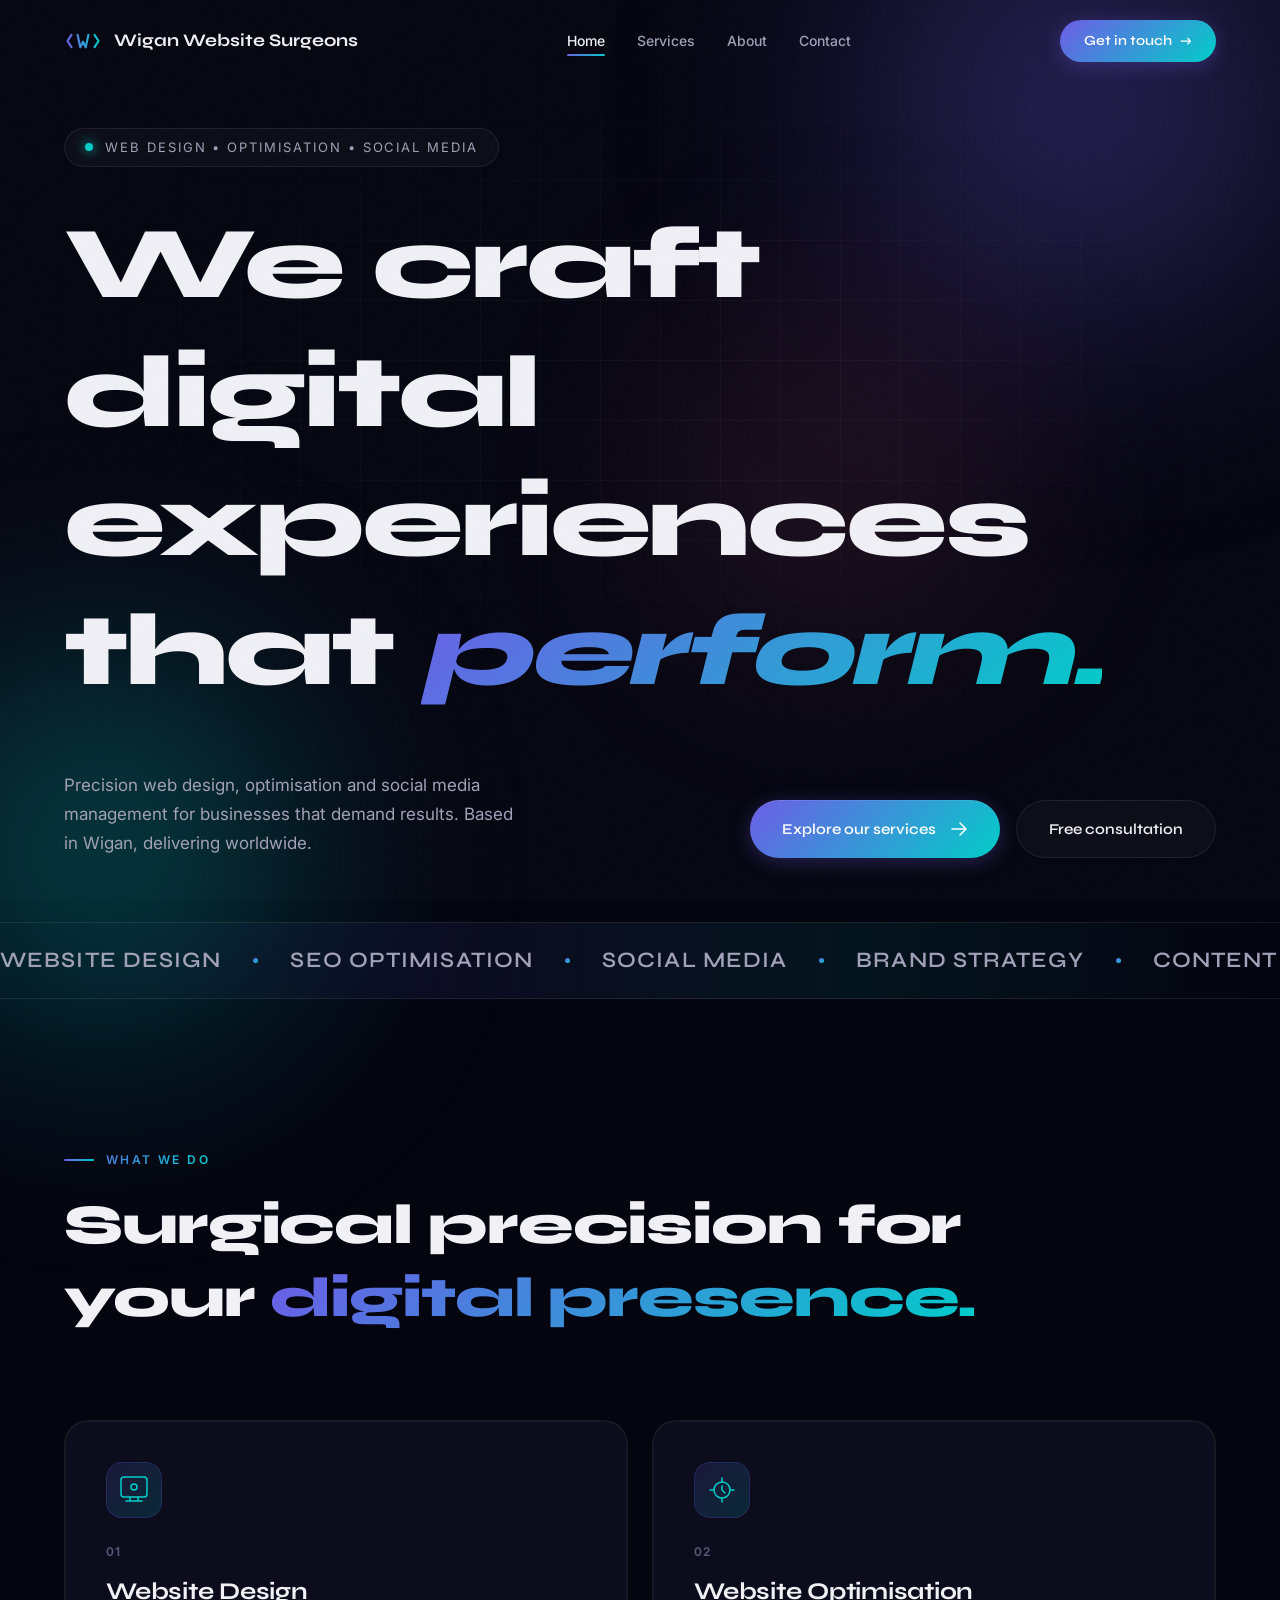
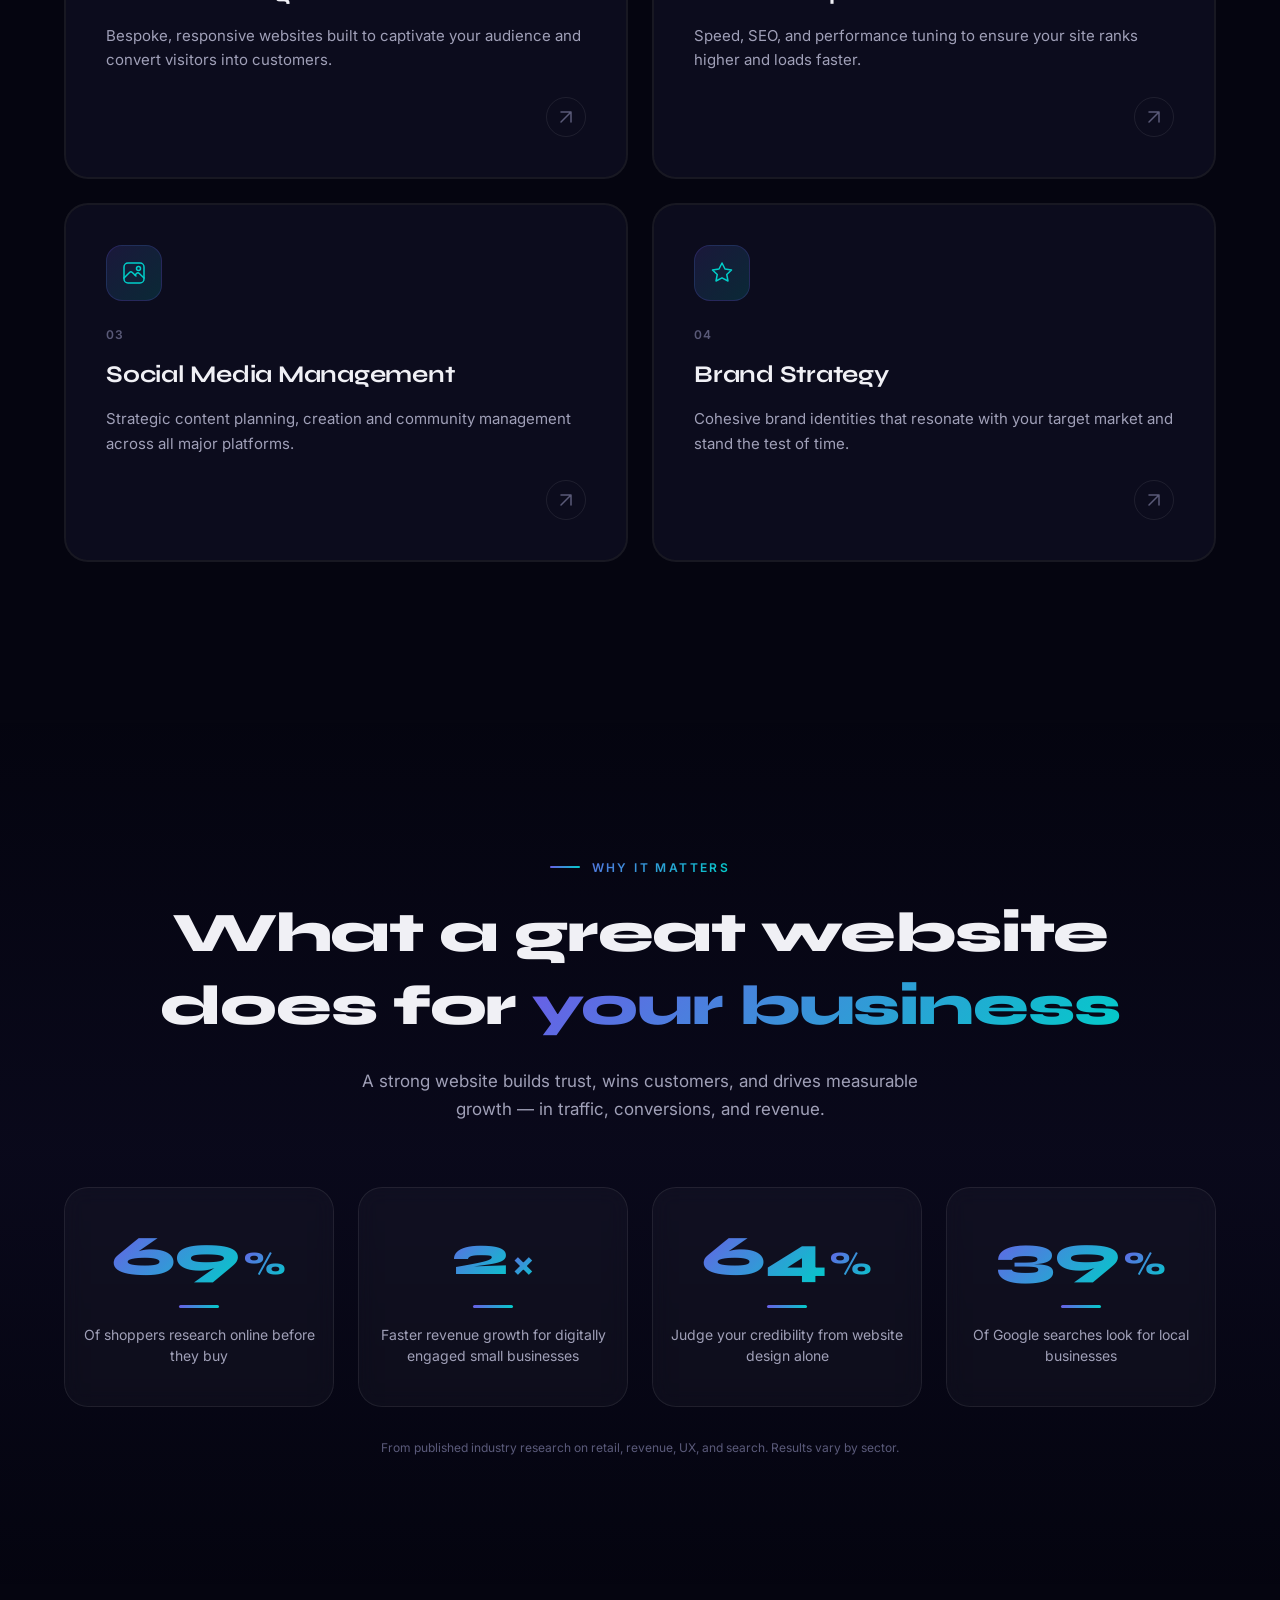
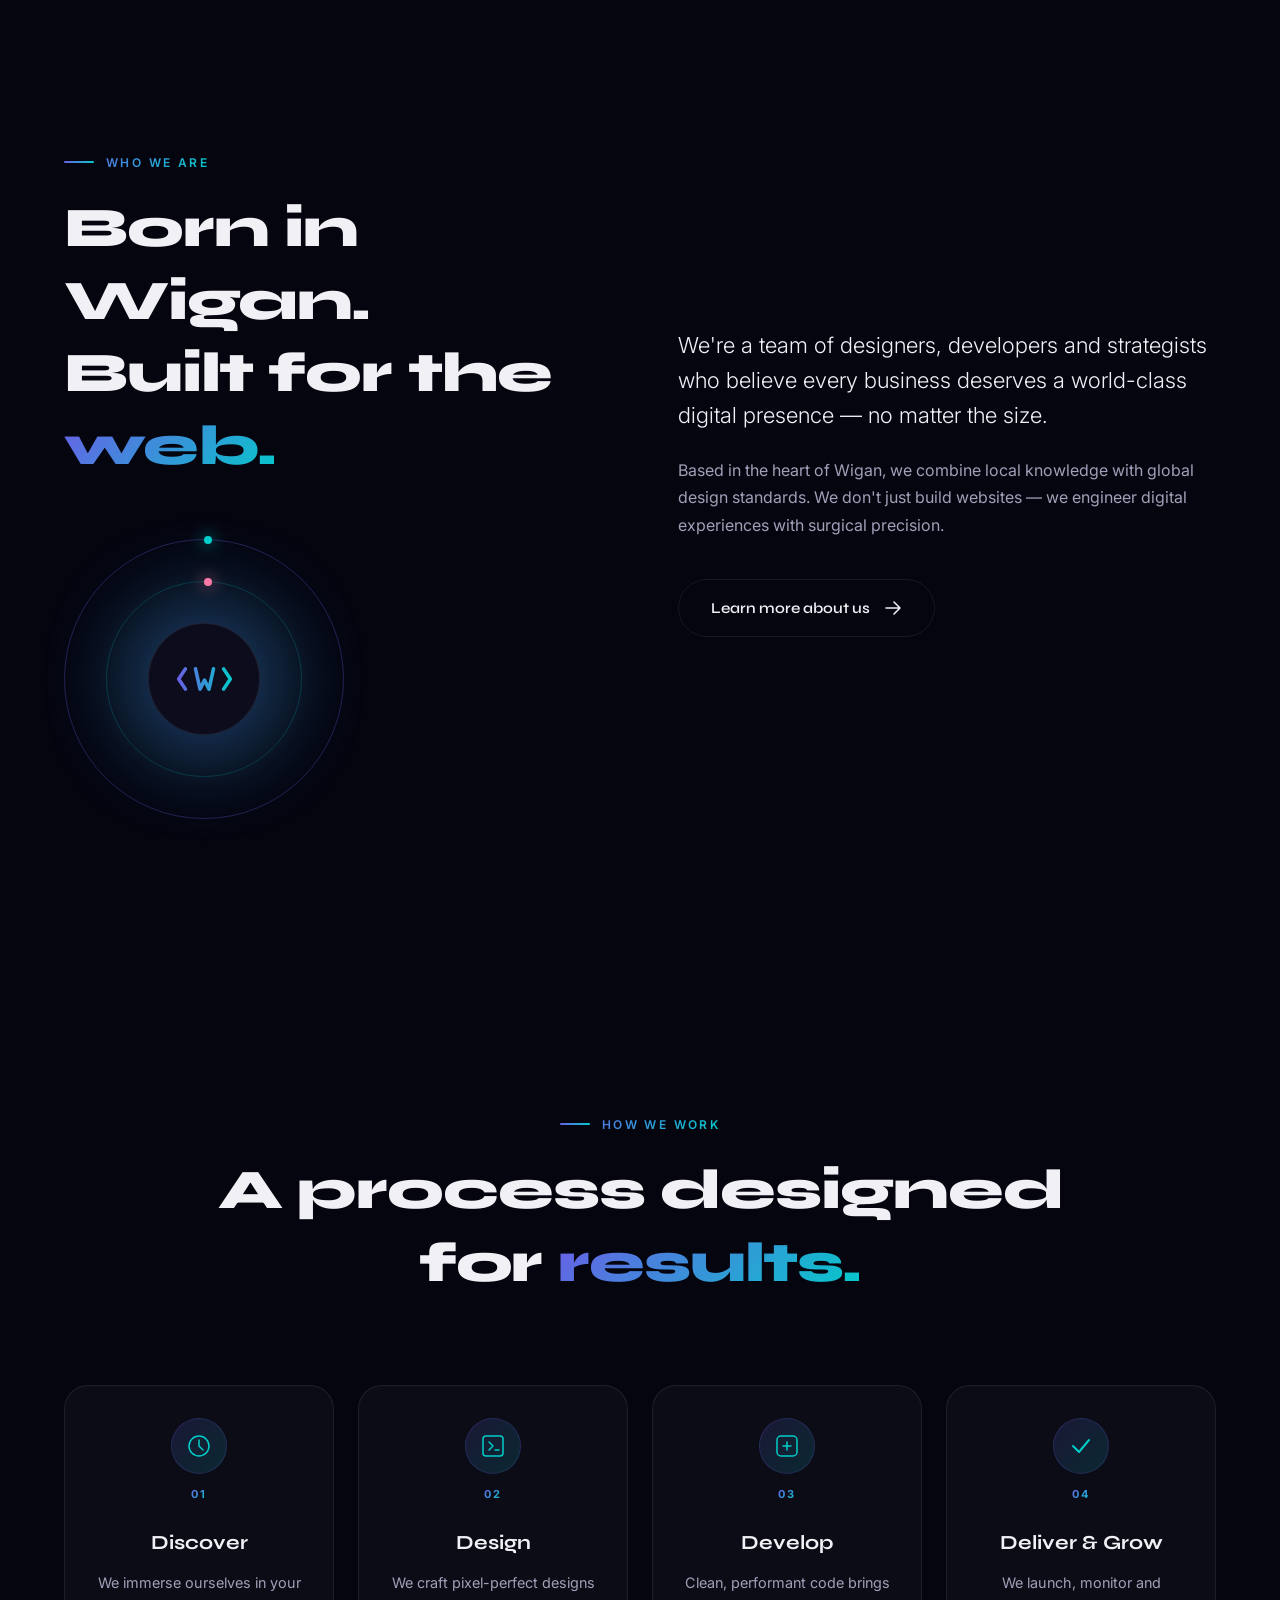
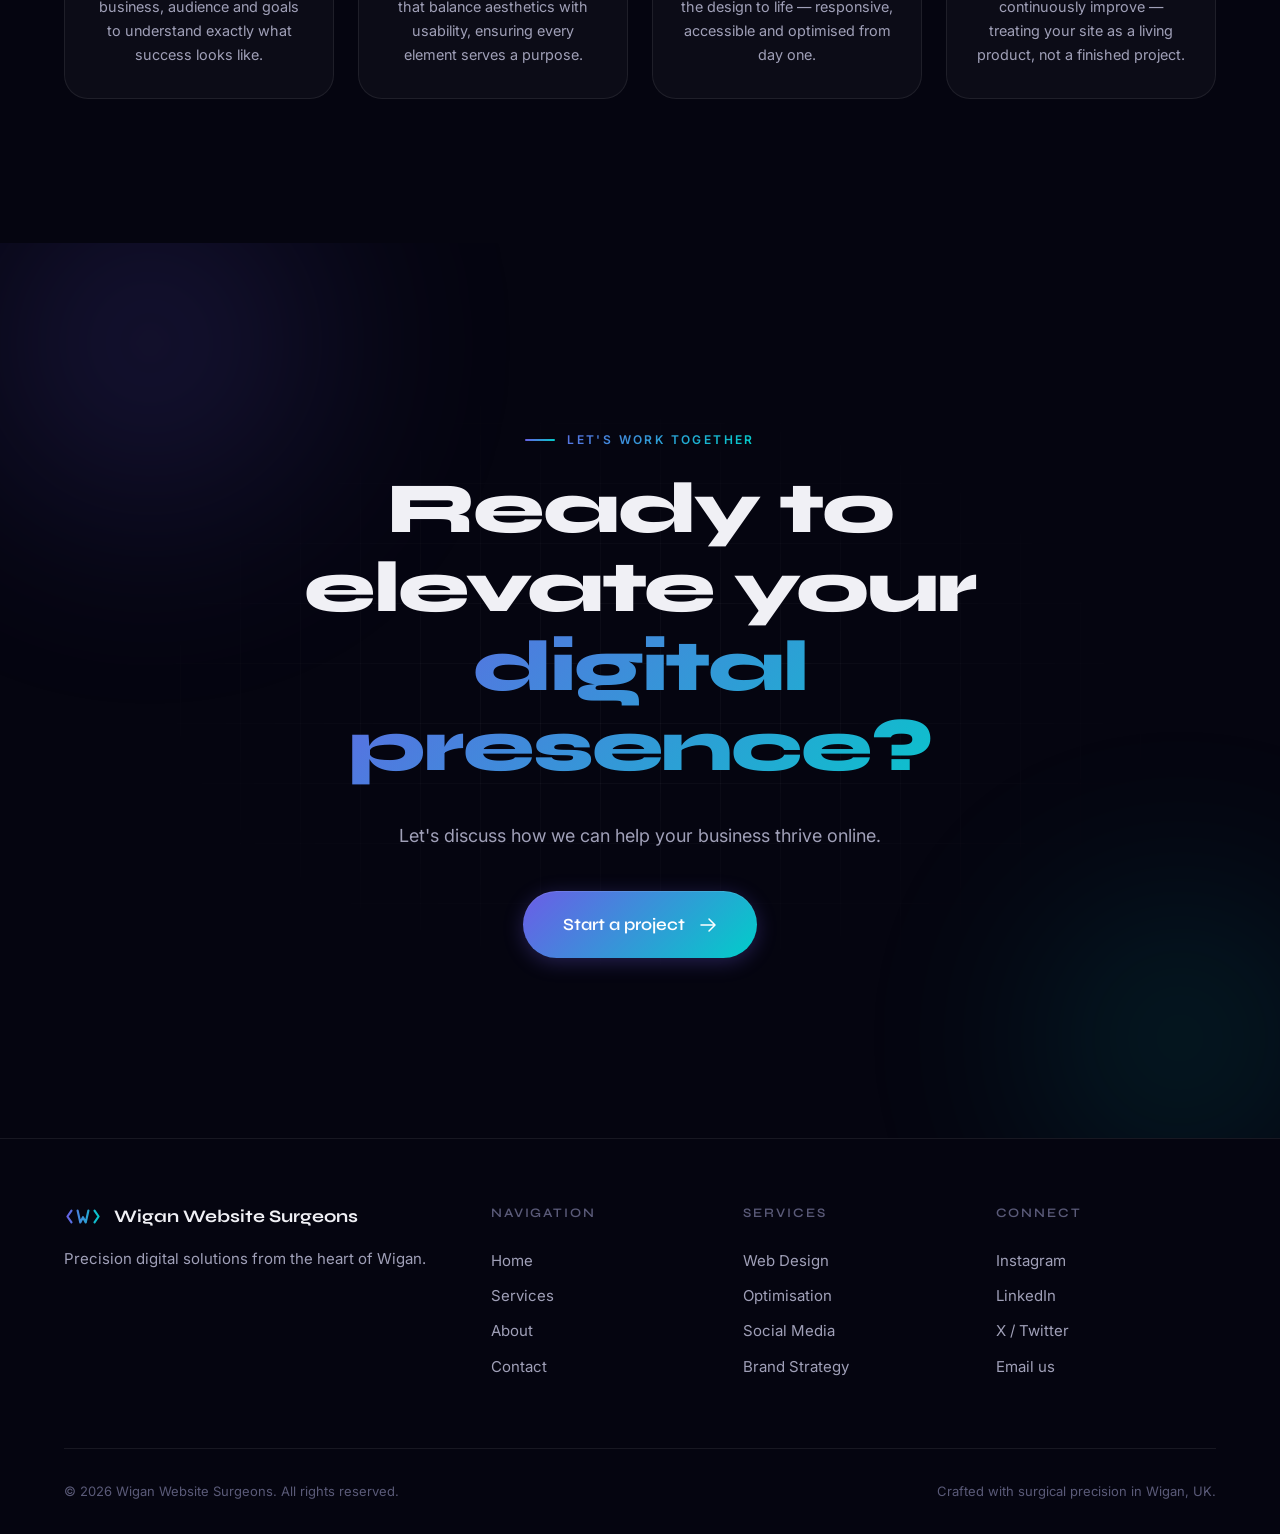
<file: index.html>
<!DOCTYPE html>
<html lang="en">
<head>
  <meta charset="UTF-8">
  <meta name="viewport" content="width=device-width, initial-scale=1.0">
  <title>Wigan Website Surgeons — Web Design, Optimisation & Social Media</title>
  <meta name="description" content="Wigan Website Surgeons — Precision web design, optimisation and social media management. We craft digital experiences that perform.">
  <link rel="icon" href="favicon.ico" sizes="48x48">
  <link rel="icon" href="favicon.svg" type="image/svg+xml">
  <link rel="icon" href="favicon-96x96.png" type="image/png" sizes="96x96">
  <link rel="icon" href="favicon-48x48.png" type="image/png" sizes="48x48">
  <link rel="icon" href="favicon-32x32.png" type="image/png" sizes="32x32">
  <link rel="icon" href="favicon-16x16.png" type="image/png" sizes="16x16">
  <link rel="apple-touch-icon" href="apple-touch-icon.png" sizes="180x180">
  <link rel="preconnect" href="https://fonts.googleapis.com">
  <link rel="preconnect" href="https://fonts.gstatic.com" crossorigin>
  <link href="https://fonts.googleapis.com/css2?family=Inter:wght@300;400;500;600;700;800&family=Syne:wght@400;500;600;700;800&display=swap" rel="stylesheet">
  <link rel="stylesheet" href="css/style.css">
</head>
<body class="loading">

  <!-- Preloader -->
  <div class="preloader" id="preloader">
    <div class="preloader-inner">
      <div class="preloader-logo">
        <span class="preloader-text">WWS</span>
      </div>
      <div class="preloader-bar"><div class="preloader-bar-fill"></div></div>
    </div>
  </div>

  <!-- Noise overlay for texture -->
  <div class="noise-overlay"></div>

  <!-- Navigation -->
  <header class="header" id="header">
    <nav class="nav">
      <a href="index.html" class="nav-logo">
        <img class="logo-mark" src="assets/logo-mark.svg" alt="" width="38" height="22">
        <span class="logo-text">Wigan Website Surgeons</span>
      </a>
      <div class="nav-links-desktop">
        <a href="index.html" class="nav-link active">Home</a>
        <a href="services.html" class="nav-link">Services</a>
        <a href="about.html" class="nav-link">About</a>
        <a href="contact.html" class="nav-link">Contact</a>
      </div>
      <div class="nav-actions">
        <a href="contact.html" class="nav-cta">
          <span>Get in touch</span>
          <span class="nav-cta-icon">→</span>
        </a>
        <button class="menu-toggle" id="menuToggle" aria-label="Toggle menu">
          <span class="menu-line"></span>
          <span class="menu-line"></span>
          <span class="menu-line"></span>
        </button>
      </div>
    </nav>
  </header>

  <!-- Full-screen Menu Overlay -->
  <div class="menu-overlay" id="menuOverlay">
    <div class="menu-bg-shapes">
      <div class="menu-orb menu-orb-1"></div>
      <div class="menu-orb menu-orb-2"></div>
    </div>
    <div class="menu-content">
      <div class="menu-links">
        <a href="index.html" class="menu-link active">
          <span class="menu-link-text" data-index="01">Home</span>
          <span class="menu-link-arrow">→</span>
        </a>
        <a href="services.html" class="menu-link">
          <span class="menu-link-text" data-index="02">Services</span>
          <span class="menu-link-arrow">→</span>
        </a>
        <a href="about.html" class="menu-link">
          <span class="menu-link-text" data-index="03">About</span>
          <span class="menu-link-arrow">→</span>
        </a>
        <a href="contact.html" class="menu-link">
          <span class="menu-link-text" data-index="04">Contact</span>
          <span class="menu-link-arrow">→</span>
        </a>
      </div>
      <div class="menu-footer">
        <div class="menu-footer-col">
          <p class="menu-footer-label">Email</p>
          <a href="mailto:wigan-website-surgeons@gmail.com">wigan-website-surgeons@gmail.com</a>
        </div>
        <div class="menu-footer-col">
          <p class="menu-footer-label">Social</p>
          <div class="menu-social-links">
            <a href="https://www.instagram.com/wigan_website_surgeons?igsh=MWdxcWU4OW9xZ2R1bw==" target="_blank" rel="noopener noreferrer">Instagram</a>
            <a href="#">LinkedIn</a>
            <a href="https://x.com/wws_wigan?s=21" target="_blank" rel="noopener noreferrer">X / Twitter</a>
          </div>
        </div>
      </div>
    </div>
  </div>

  <!-- Hero Section -->
  <section class="hero">
    <div class="hero-bg">
      <div class="hero-gradient-orb orb-1"></div>
      <div class="hero-gradient-orb orb-2"></div>
      <div class="hero-gradient-orb orb-3"></div>
      <div class="hero-grid-pattern"></div>
    </div>
    <div class="hero-content">
      <div class="hero-badge">
        <span class="badge-dot"></span>
        <span>Web Design &bull; Optimisation &bull; Social Media</span>
      </div>
      <h1 class="hero-title">
        <span class="title-line"><span class="title-word">We craft</span></span>
        <span class="title-line"><span class="title-word">digital</span></span>
        <span class="title-line"><span class="title-word">experiences</span></span>
        <span class="title-line"><span class="title-word">that <em>perform.</em></span></span>
      </h1>
      <div class="hero-bottom">
        <p class="hero-description">Precision web design, optimisation and social media management for businesses that demand results. Based in Wigan, delivering worldwide.</p>
        <div class="hero-actions">
          <a href="services.html" class="btn btn-primary">
            <span>Explore our services</span>
            <svg width="20" height="20" viewBox="0 0 20 20" fill="none"><path d="M4 10h12M12 4l6 6-6 6" stroke="currentColor" stroke-width="1.5" stroke-linecap="round" stroke-linejoin="round"/></svg>
          </a>
          <a href="contact.html" class="btn btn-glass">
            <span>Free consultation</span>
          </a>
        </div>
      </div>
    </div>
  </section>

  <!-- Marquee -->
  <div class="marquee-section">
    <div class="marquee-track">
      <span class="marquee-item">Website Design</span>
      <span class="marquee-separator" aria-hidden="true"></span>
      <span class="marquee-item">SEO Optimisation</span>
      <span class="marquee-separator" aria-hidden="true"></span>
      <span class="marquee-item">Social Media</span>
      <span class="marquee-separator" aria-hidden="true"></span>
      <span class="marquee-item">Brand Strategy</span>
      <span class="marquee-separator" aria-hidden="true"></span>
      <span class="marquee-item">Content Creation</span>
      <span class="marquee-separator" aria-hidden="true"></span>
      <span class="marquee-item">Website Design</span>
      <span class="marquee-separator" aria-hidden="true"></span>
      <span class="marquee-item">SEO Optimisation</span>
      <span class="marquee-separator" aria-hidden="true"></span>
      <span class="marquee-item">Social Media</span>
      <span class="marquee-separator" aria-hidden="true"></span>
      <span class="marquee-item">Brand Strategy</span>
      <span class="marquee-separator" aria-hidden="true"></span>
      <span class="marquee-item">Content Creation</span>
      <span class="marquee-separator" aria-hidden="true"></span>
    </div>
  </div>

  <!-- Services Preview -->
  <section class="section services-preview" id="services">
    <div class="container">
      <div class="section-header">
        <span class="section-label"><span class="label-line"></span>What we do</span>
        <h2 class="section-title">Surgical precision for<br>your <span class="gradient-text">digital presence.</span></h2>
      </div>
      <div class="services-grid">
        <a href="services.html" class="service-card">
          <div class="service-card-glow"></div>
          <div class="service-card-inner">
            <div class="service-icon">
              <svg width="32" height="32" viewBox="0 0 32 32" fill="none"><rect x="3" y="3" width="26" height="20" rx="3" stroke="currentColor" stroke-width="1.5"/><path d="M8 27h16M12 23v4M20 23v4" stroke="currentColor" stroke-width="1.5" stroke-linecap="round"/><circle cx="16" cy="13" r="3" stroke="currentColor" stroke-width="1.5"/></svg>
            </div>
            <span class="service-number">01</span>
            <h3 class="service-name">Website Design</h3>
            <p class="service-desc">Bespoke, responsive websites built to captivate your audience and convert visitors into customers.</p>
            <span class="service-arrow">
              <svg width="24" height="24" viewBox="0 0 24 24" fill="none"><path d="M7 17L17 7M17 7H7M17 7V17" stroke="currentColor" stroke-width="1.5" stroke-linecap="round" stroke-linejoin="round"/></svg>
            </span>
          </div>
        </a>
        <a href="services.html" class="service-card">
          <div class="service-card-glow"></div>
          <div class="service-card-inner">
            <div class="service-icon">
              <svg width="32" height="32" viewBox="0 0 32 32" fill="none"><path d="M16 4v4M16 24v4M4 16h4M24 16h4" stroke="currentColor" stroke-width="1.5" stroke-linecap="round"/><circle cx="16" cy="16" r="8" stroke="currentColor" stroke-width="1.5"/><path d="M16 12v4l3 3" stroke="currentColor" stroke-width="1.5" stroke-linecap="round" stroke-linejoin="round"/></svg>
            </div>
            <span class="service-number">02</span>
            <h3 class="service-name">Website Optimisation</h3>
            <p class="service-desc">Speed, SEO, and performance tuning to ensure your site ranks higher and loads faster.</p>
            <span class="service-arrow">
              <svg width="24" height="24" viewBox="0 0 24 24" fill="none"><path d="M7 17L17 7M17 7H7M17 7V17" stroke="currentColor" stroke-width="1.5" stroke-linecap="round" stroke-linejoin="round"/></svg>
            </span>
          </div>
        </a>
        <a href="services.html" class="service-card">
          <div class="service-card-glow"></div>
          <div class="service-card-inner">
            <div class="service-icon">
              <svg width="32" height="32" viewBox="0 0 32 32" fill="none"><path d="M22 6H10a4 4 0 00-4 4v12a4 4 0 004 4h12a4 4 0 004-4V10a4 4 0 00-4-4z" stroke="currentColor" stroke-width="1.5"/><circle cx="20.5" cy="11.5" r="2" stroke="currentColor" stroke-width="1.5"/><path d="M6 21l5.5-5.5a2 2 0 012.8 0L18 19" stroke="currentColor" stroke-width="1.5" stroke-linecap="round" stroke-linejoin="round"/><path d="M17 18l1.5-1.5a2 2 0 012.8 0L26 21" stroke="currentColor" stroke-width="1.5" stroke-linecap="round" stroke-linejoin="round"/></svg>
            </div>
            <span class="service-number">03</span>
            <h3 class="service-name">Social Media Management</h3>
            <p class="service-desc">Strategic content planning, creation and community management across all major platforms.</p>
            <span class="service-arrow">
              <svg width="24" height="24" viewBox="0 0 24 24" fill="none"><path d="M7 17L17 7M17 7H7M17 7V17" stroke="currentColor" stroke-width="1.5" stroke-linecap="round" stroke-linejoin="round"/></svg>
            </span>
          </div>
        </a>
        <a href="services.html" class="service-card">
          <div class="service-card-glow"></div>
          <div class="service-card-inner">
            <div class="service-icon">
              <svg width="32" height="32" viewBox="0 0 32 32" fill="none"><path d="M16 6l3 6 6.5 1-4.75 4.5L22 24l-6-3.2L10 24l1.25-6.5L6.5 13l6.5-1 3-6z" stroke="currentColor" stroke-width="1.5" stroke-linejoin="round"/></svg>
            </div>
            <span class="service-number">04</span>
            <h3 class="service-name">Brand Strategy</h3>
            <p class="service-desc">Cohesive brand identities that resonate with your target market and stand the test of time.</p>
            <span class="service-arrow">
              <svg width="24" height="24" viewBox="0 0 24 24" fill="none"><path d="M7 17L17 7M17 7H7M17 7V17" stroke="currentColor" stroke-width="1.5" stroke-linecap="round" stroke-linejoin="round"/></svg>
            </span>
          </div>
        </a>
      </div>
    </div>
  </section>

  <!-- Stats Section -->
  <section class="section stats-section">
    <div class="stats-bg">
      <div class="stats-gradient"></div>
    </div>
    <div class="container">
      <div class="section-header section-header-center stats-section-header">
        <span class="section-label"><span class="label-line"></span>Why it matters</span>
        <h2 class="section-title">What a great website does for <span class="gradient-text">your business</span></h2>
        <p class="stats-intro">A strong website builds trust, wins customers, and drives measurable growth — in traffic, conversions, and revenue.</p>
      </div>
      <div class="stats-grid">
        <div class="stat-item">
          <span class="stat-number" data-target="81">0</span>
          <span class="stat-suffix">%</span>
          <div class="stat-bar"></div>
          <p class="stat-label">Of shoppers research online before they buy</p>
        </div>
        <div class="stat-item">
          <span class="stat-number" data-target="2">0</span>
          <span class="stat-suffix">×</span>
          <div class="stat-bar"></div>
          <p class="stat-label">Faster revenue growth for digitally engaged small businesses</p>
        </div>
        <div class="stat-item">
          <span class="stat-number" data-target="75">0</span>
          <span class="stat-suffix">%</span>
          <div class="stat-bar"></div>
          <p class="stat-label">Judge your credibility from website design alone</p>
        </div>
        <div class="stat-item">
          <span class="stat-number" data-target="46">0</span>
          <span class="stat-suffix">%</span>
          <div class="stat-bar"></div>
          <p class="stat-label">Of Google searches look for local businesses</p>
        </div>
      </div>
      <p class="stats-footnote">From published industry research on retail, revenue, UX, and search. Results vary by sector.</p>
    </div>
  </section>

  <!-- About Preview -->
  <section class="section about-preview">
    <div class="container">
      <div class="about-grid">
        <div class="about-left">
          <span class="section-label"><span class="label-line"></span>Who we are</span>
          <h2 class="section-title">Born in Wigan.<br>Built for the <span class="gradient-text">web.</span></h2>
          <div class="about-visual">
            <div class="about-visual-orb"></div>
            <div class="about-visual-ring"></div>
            <div class="about-visual-ring about-visual-ring-2"></div>
            <div class="about-visual-center">
              <img class="logo-mark logo-mark--lg" src="assets/logo-mark.svg" alt="" width="63" height="36">
            </div>
          </div>
        </div>
        <div class="about-right">
          <p class="about-text-large">We're a team of designers, developers and strategists who believe every business deserves a world-class digital presence — no matter the size.</p>
          <p class="about-text">Based in the heart of Wigan, we combine local knowledge with global design standards. We don't just build websites — we engineer digital experiences with surgical precision.</p>
          <a href="about.html" class="btn btn-secondary">
            <span>Learn more about us</span>
            <svg width="20" height="20" viewBox="0 0 20 20" fill="none"><path d="M4 10h12M12 4l6 6-6 6" stroke="currentColor" stroke-width="1.5" stroke-linecap="round" stroke-linejoin="round"/></svg>
          </a>
        </div>
      </div>
    </div>
  </section>

  <!-- Process Section -->
  <section class="section process-section">
    <div class="container">
      <div class="section-header section-header-center">
        <span class="section-label"><span class="label-line"></span>How we work</span>
        <h2 class="section-title">A process designed<br>for <span class="gradient-text">results.</span></h2>
      </div>
      <div class="process-steps">
        <div class="process-step">
          <div class="step-icon-wrap">
            <div class="step-icon">
              <svg width="28" height="28" viewBox="0 0 28 28" fill="none"><circle cx="14" cy="14" r="10" stroke="currentColor" stroke-width="1.5"/><path d="M14 8v6l4 4" stroke="currentColor" stroke-width="1.5" stroke-linecap="round"/></svg>
            </div>
            <span class="step-number">01</span>
          </div>
          <div class="step-content">
            <h3>Discover</h3>
            <p>We immerse ourselves in your business, audience and goals to understand exactly what success looks like.</p>
          </div>
        </div>
        <div class="process-step">
          <div class="step-icon-wrap">
            <div class="step-icon">
              <svg width="28" height="28" viewBox="0 0 28 28" fill="none"><rect x="4" y="4" width="20" height="20" rx="3" stroke="currentColor" stroke-width="1.5"/><path d="M10 10l4 4-4 4M16 18h4" stroke="currentColor" stroke-width="1.5" stroke-linecap="round" stroke-linejoin="round"/></svg>
            </div>
            <span class="step-number">02</span>
          </div>
          <div class="step-content">
            <h3>Design</h3>
            <p>We craft pixel-perfect designs that balance aesthetics with usability, ensuring every element serves a purpose.</p>
          </div>
        </div>
        <div class="process-step">
          <div class="step-icon-wrap">
            <div class="step-icon">
              <svg width="28" height="28" viewBox="0 0 28 28" fill="none"><path d="M8 4h12a4 4 0 014 4v12a4 4 0 01-4 4H8a4 4 0 01-4-4V8a4 4 0 014-4z" stroke="currentColor" stroke-width="1.5"/><path d="M10 14h8M14 10v8" stroke="currentColor" stroke-width="1.5" stroke-linecap="round"/></svg>
            </div>
            <span class="step-number">03</span>
          </div>
          <div class="step-content">
            <h3>Develop</h3>
            <p>Clean, performant code brings the design to life — responsive, accessible and optimised from day one.</p>
          </div>
        </div>
        <div class="process-step">
          <div class="step-icon-wrap">
            <div class="step-icon">
              <svg width="28" height="28" viewBox="0 0 28 28" fill="none"><path d="M6 14l6 6L22 8" stroke="currentColor" stroke-width="2" stroke-linecap="round" stroke-linejoin="round"/></svg>
            </div>
            <span class="step-number">04</span>
          </div>
          <div class="step-content">
            <h3>Deliver & Grow</h3>
            <p>We launch, monitor and continuously improve — treating your site as a living product, not a finished project.</p>
          </div>
        </div>
      </div>
    </div>
  </section>

  <!-- CTA Section -->
  <section class="section cta-section">
    <div class="cta-bg">
      <div class="cta-orb cta-orb-1"></div>
      <div class="cta-orb cta-orb-2"></div>
      <div class="cta-grid-pattern"></div>
    </div>
    <div class="container">
      <div class="cta-content">
        <span class="section-label"><span class="label-line"></span>Let's work together</span>
        <h2 class="cta-title">Ready to elevate your<br><span class="gradient-text">digital presence?</span></h2>
        <p class="cta-desc">Let's discuss how we can help your business thrive online.</p>
        <a href="contact.html" class="btn btn-primary btn-large">
          <span>Start a project</span>
          <svg width="20" height="20" viewBox="0 0 20 20" fill="none"><path d="M4 10h12M12 4l6 6-6 6" stroke="currentColor" stroke-width="1.5" stroke-linecap="round" stroke-linejoin="round"/></svg>
        </a>
      </div>
    </div>
  </section>

  <!-- Footer -->
  <footer class="footer">
    <div class="container">
      <div class="footer-top">
        <div class="footer-brand">
          <a href="index.html" class="footer-logo">
            <img class="logo-mark" src="assets/logo-mark.svg" alt="" width="38" height="22">
            <span>Wigan Website Surgeons</span>
          </a>
          <p class="footer-tagline">Precision digital solutions from the heart of Wigan.</p>
        </div>
        <div class="footer-links-grid">
          <div class="footer-col">
            <h4>Navigation</h4>
            <a href="index.html">Home</a>
            <a href="services.html">Services</a>
            <a href="about.html">About</a>
            <a href="contact.html">Contact</a>
          </div>
          <div class="footer-col">
            <h4>Services</h4>
            <a href="services.html">Web Design</a>
            <a href="services.html">Optimisation</a>
            <a href="services.html">Social Media</a>
            <a href="services.html">Brand Strategy</a>
          </div>
          <div class="footer-col">
            <h4>Connect</h4>
            <a href="https://www.instagram.com/wigan_website_surgeons?igsh=MWdxcWU4OW9xZ2R1bw==" target="_blank" rel="noopener noreferrer">Instagram</a>
            <a href="#">LinkedIn</a>
            <a href="https://x.com/wws_wigan?s=21" target="_blank" rel="noopener noreferrer">X / Twitter</a>
            <a href="mailto:wigan-website-surgeons@gmail.com">Email us</a>
          </div>
        </div>
      </div>
      <div class="footer-bottom">
        <p>&copy; 2026 Wigan Website Surgeons. All rights reserved.</p>
        <p>Crafted with surgical precision in Wigan, UK.</p>
      </div>
    </div>
  </footer>

  <script src="js/main.js" defer></script>
</body>
</html>
</file>
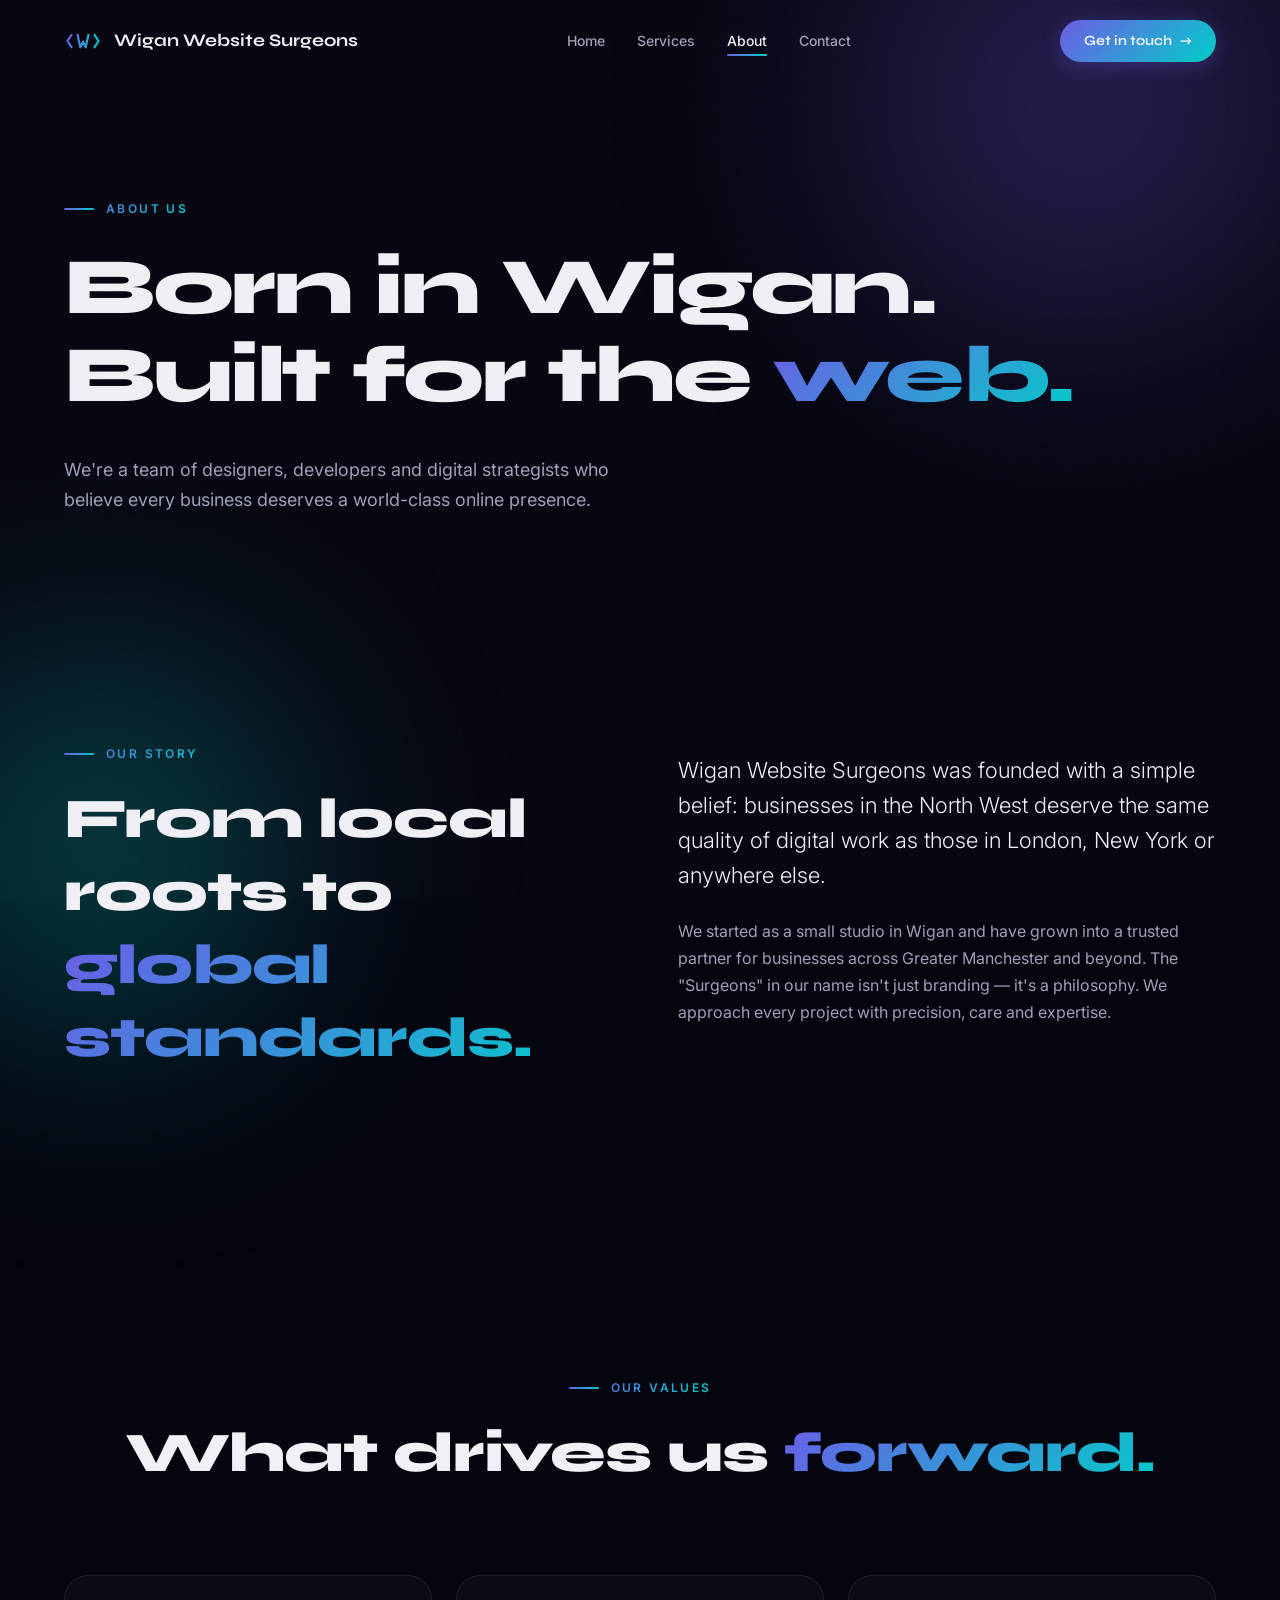
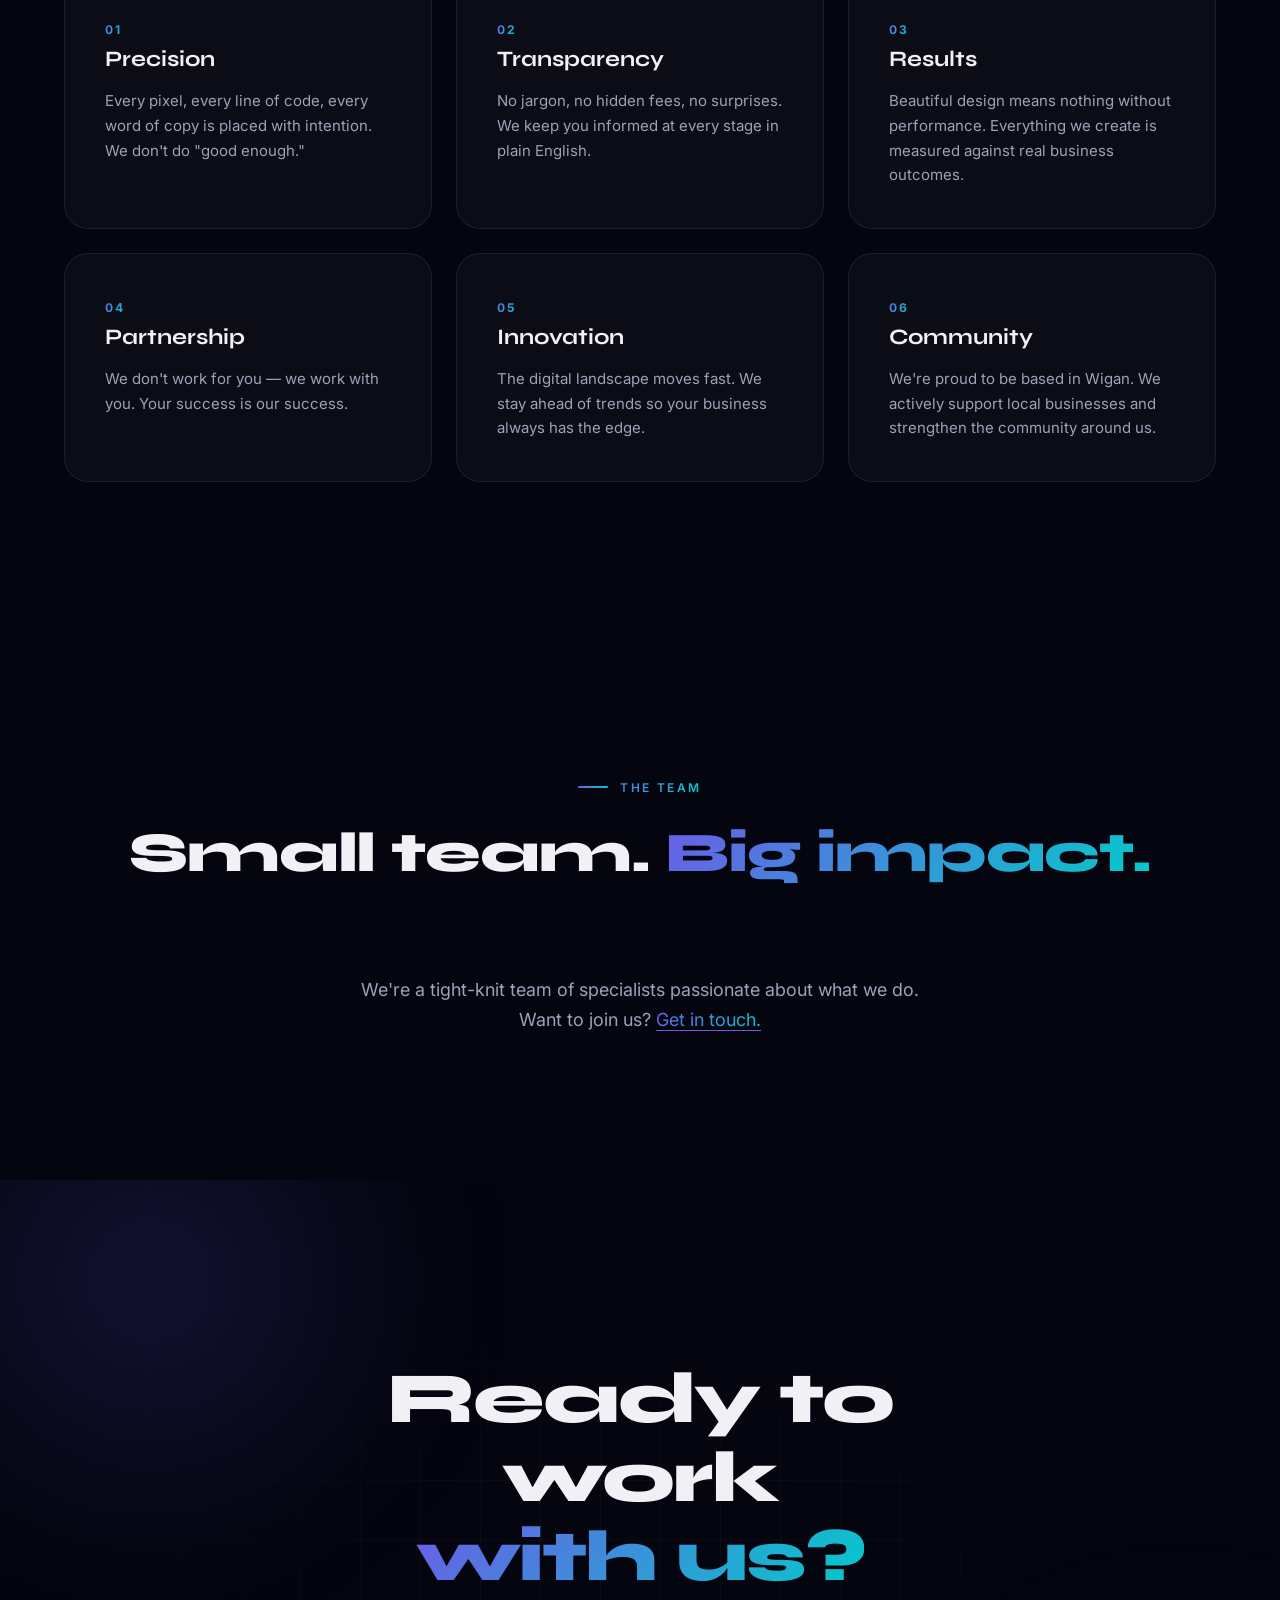
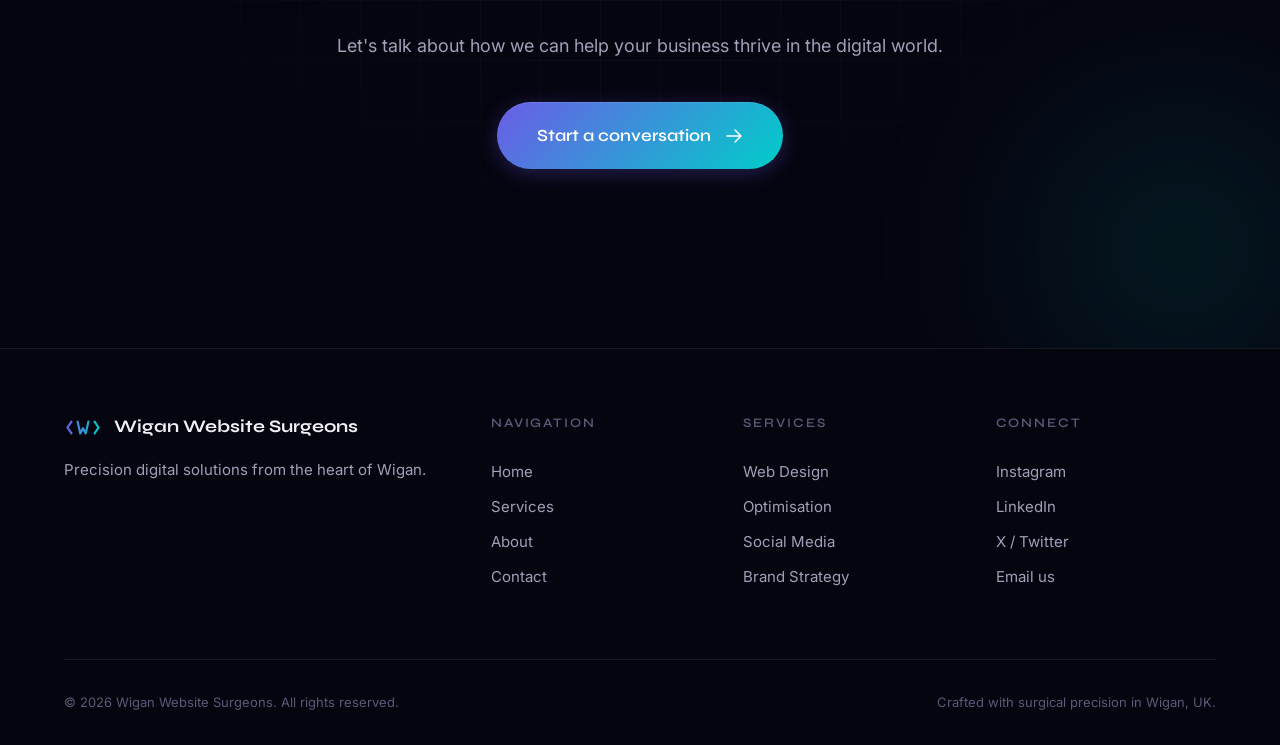
<file: about.html>
<!DOCTYPE html>
<html lang="en">
<head>
  <meta charset="UTF-8">
  <meta name="viewport" content="width=device-width, initial-scale=1.0">
  <title>About — Wigan Website Surgeons</title>
  <meta name="description" content="Meet Wigan Website Surgeons. We're a team of designers, developers and strategists based in Wigan.">
  <link rel="icon" href="favicon.ico" sizes="48x48">
  <link rel="icon" href="favicon.svg" type="image/svg+xml">
  <link rel="icon" href="favicon-96x96.png" type="image/png" sizes="96x96">
  <link rel="icon" href="favicon-48x48.png" type="image/png" sizes="48x48">
  <link rel="icon" href="favicon-32x32.png" type="image/png" sizes="32x32">
  <link rel="icon" href="favicon-16x16.png" type="image/png" sizes="16x16">
  <link rel="apple-touch-icon" href="apple-touch-icon.png" sizes="180x180">
  <link rel="preconnect" href="https://fonts.googleapis.com">
  <link rel="preconnect" href="https://fonts.gstatic.com" crossorigin>
  <link href="https://fonts.googleapis.com/css2?family=Inter:wght@300;400;500;600;700;800&family=Syne:wght@400;500;600;700;800&display=swap" rel="stylesheet">
  <link rel="stylesheet" href="css/style.css">
</head>
<body>
  <div class="noise-overlay"></div>

  <div class="hero-bg">
    <div class="hero-gradient-orb orb-1"></div>
    <div class="hero-gradient-orb orb-2"></div>
  </div>

  <!-- Navigation -->
  <header class="header" id="header">
    <nav class="nav">
      <a href="index.html" class="nav-logo">
        <img class="logo-mark" src="assets/logo-mark.svg" alt="" width="38" height="22">
        <span class="logo-text">Wigan Website Surgeons</span>
      </a>
      <div class="nav-links-desktop">
        <a href="index.html" class="nav-link">Home</a>
        <a href="services.html" class="nav-link">Services</a>
        <a href="about.html" class="nav-link active">About</a>
        <a href="contact.html" class="nav-link">Contact</a>
      </div>
      <div class="nav-actions">
        <a href="contact.html" class="nav-cta">
          <span>Get in touch</span>
          <span class="nav-cta-icon">→</span>
        </a>
        <button class="menu-toggle" id="menuToggle" aria-label="Toggle menu">
          <span class="menu-line"></span>
          <span class="menu-line"></span>
          <span class="menu-line"></span>
        </button>
      </div>
    </nav>
  </header>

  <!-- Menu Overlay -->
  <div class="menu-overlay" id="menuOverlay">
    <div class="menu-bg-shapes">
      <div class="menu-orb menu-orb-1"></div>
      <div class="menu-orb menu-orb-2"></div>
    </div>
    <div class="menu-content">
      <div class="menu-links">
        <a href="index.html" class="menu-link"><span class="menu-link-text" data-index="01">Home</span><span class="menu-link-arrow">→</span></a>
        <a href="services.html" class="menu-link"><span class="menu-link-text" data-index="02">Services</span><span class="menu-link-arrow">→</span></a>
        <a href="about.html" class="menu-link active"><span class="menu-link-text" data-index="03">About</span><span class="menu-link-arrow">→</span></a>
        <a href="contact.html" class="menu-link"><span class="menu-link-text" data-index="04">Contact</span><span class="menu-link-arrow">→</span></a>
      </div>
      <div class="menu-footer">
        <div class="menu-footer-col">
          <p class="menu-footer-label">Email</p>
          <a href="mailto:hello@wiganwebsitesurgeons.co.uk">hello@wiganwebsitesurgeons.co.uk</a>
        </div>
        <div class="menu-footer-col">
          <p class="menu-footer-label">Social</p>
          <div class="menu-social-links"><a href="https://www.instagram.com/wigan_website_surgeons?igsh=MWdxcWU4OW9xZ2R1bw==" target="_blank" rel="noopener noreferrer">Instagram</a><a href="#">LinkedIn</a><a href="https://x.com/wws_wigan?s=21" target="_blank" rel="noopener noreferrer">X / Twitter</a></div>
        </div>
      </div>
    </div>
  </div>

  <!-- Page Header -->
  <div class="page-header">
    <span class="section-label"><span class="label-line"></span>About us</span>
    <h1 class="page-title">Born in Wigan.<br>Built for the <span class="gradient-text">web.</span></h1>
    <p class="page-subtitle">We're a team of designers, developers and digital strategists who believe every business deserves a world-class online presence.</p>
  </div>

  <!-- Story -->
  <section class="section">
    <div class="container">
      <div class="about-grid">
        <div class="about-left">
          <span class="section-label"><span class="label-line"></span>Our story</span>
          <h2 class="section-title">From local roots to<br><span class="gradient-text">global standards.</span></h2>
        </div>
        <div class="about-right">
          <p class="about-text-large">Wigan Website Surgeons was founded with a simple belief: businesses in the North West deserve the same quality of digital work as those in London, New York or anywhere else.</p>
          <p class="about-text">We started as a small studio in Wigan and have grown into a trusted partner for businesses across Greater Manchester and beyond. The "Surgeons" in our name isn't just branding — it's a philosophy. We approach every project with precision, care and expertise.</p>
        </div>
      </div>
    </div>
  </section>

  <!-- Values -->
  <section class="section">
    <div class="container">
      <div class="section-header section-header-center">
        <span class="section-label"><span class="label-line"></span>Our values</span>
        <h2 class="section-title">What drives us <span class="gradient-text">forward.</span></h2>
      </div>
      <div class="values-grid">
        <div class="value-card">
          <span class="value-number">01</span>
          <h3 class="value-title">Precision</h3>
          <p class="value-desc">Every pixel, every line of code, every word of copy is placed with intention. We don't do "good enough."</p>
        </div>
        <div class="value-card">
          <span class="value-number">02</span>
          <h3 class="value-title">Transparency</h3>
          <p class="value-desc">No jargon, no hidden fees, no surprises. We keep you informed at every stage in plain English.</p>
        </div>
        <div class="value-card">
          <span class="value-number">03</span>
          <h3 class="value-title">Results</h3>
          <p class="value-desc">Beautiful design means nothing without performance. Everything we create is measured against real business outcomes.</p>
        </div>
        <div class="value-card">
          <span class="value-number">04</span>
          <h3 class="value-title">Partnership</h3>
          <p class="value-desc">We don't work for you — we work with you. Your success is our success.</p>
        </div>
        <div class="value-card">
          <span class="value-number">05</span>
          <h3 class="value-title">Innovation</h3>
          <p class="value-desc">The digital landscape moves fast. We stay ahead of trends so your business always has the edge.</p>
        </div>
        <div class="value-card">
          <span class="value-number">06</span>
          <h3 class="value-title">Community</h3>
          <p class="value-desc">We're proud to be based in Wigan. We actively support local businesses and strengthen the community around us.</p>
        </div>
      </div>
    </div>
  </section>

  <!-- Team -->
  <section class="section team-section">
    <div class="container">
      <div class="section-header section-header-center">
        <span class="section-label"><span class="label-line"></span>The team</span>
        <h2 class="section-title">Small team. <span class="gradient-text">Big impact.</span></h2>
      </div>
      <p class="team-intro">We're a tight-knit team of specialists passionate about what we do. Want to join us? <a href="contact.html" style="background: var(--gradient-primary); -webkit-background-clip: text; -webkit-text-fill-color: transparent; background-clip: text; border-bottom: 1px solid var(--color-accent-1);">Get in touch.</a></p>
    </div>
  </section>

  <!-- CTA -->
  <section class="section cta-section">
    <div class="cta-bg">
      <div class="cta-orb cta-orb-1"></div>
      <div class="cta-orb cta-orb-2"></div>
      <div class="cta-grid-pattern"></div>
    </div>
    <div class="container">
      <div class="cta-content">
        <h2 class="cta-title">Ready to work<br><span class="gradient-text">with us?</span></h2>
        <p class="cta-desc">Let's talk about how we can help your business thrive in the digital world.</p>
        <a href="contact.html" class="btn btn-primary btn-large">
          <span>Start a conversation</span>
          <svg width="20" height="20" viewBox="0 0 20 20" fill="none"><path d="M4 10h12M12 4l6 6-6 6" stroke="currentColor" stroke-width="1.5" stroke-linecap="round" stroke-linejoin="round"/></svg>
        </a>
      </div>
    </div>
  </section>

  <!-- Footer -->
  <footer class="footer">
    <div class="container">
      <div class="footer-top">
        <div class="footer-brand">
          <a href="index.html" class="footer-logo"><img class="logo-mark" src="assets/logo-mark.svg" alt="" width="38" height="22"><span>Wigan Website Surgeons</span></a>
          <p class="footer-tagline">Precision digital solutions from the heart of Wigan.</p>
        </div>
        <div class="footer-links-grid">
          <div class="footer-col"><h4>Navigation</h4><a href="index.html">Home</a><a href="services.html">Services</a><a href="about.html">About</a><a href="contact.html">Contact</a></div>
          <div class="footer-col"><h4>Services</h4><a href="services.html">Web Design</a><a href="services.html">Optimisation</a><a href="services.html">Social Media</a><a href="services.html">Brand Strategy</a></div>
          <div class="footer-col"><h4>Connect</h4><a href="https://www.instagram.com/wigan_website_surgeons?igsh=MWdxcWU4OW9xZ2R1bw==" target="_blank" rel="noopener noreferrer">Instagram</a><a href="#">LinkedIn</a><a href="https://x.com/wws_wigan?s=21" target="_blank" rel="noopener noreferrer">X / Twitter</a><a href="mailto:hello@wiganwebsitesurgeons.co.uk">Email us</a></div>
        </div>
      </div>
      <div class="footer-bottom">
        <p>&copy; 2026 Wigan Website Surgeons. All rights reserved.</p>
        <p>Crafted with surgical precision in Wigan, UK.</p>
      </div>
    </div>
  </footer>

  <script src="js/main.js"></script>
</body>
</html>
</file>
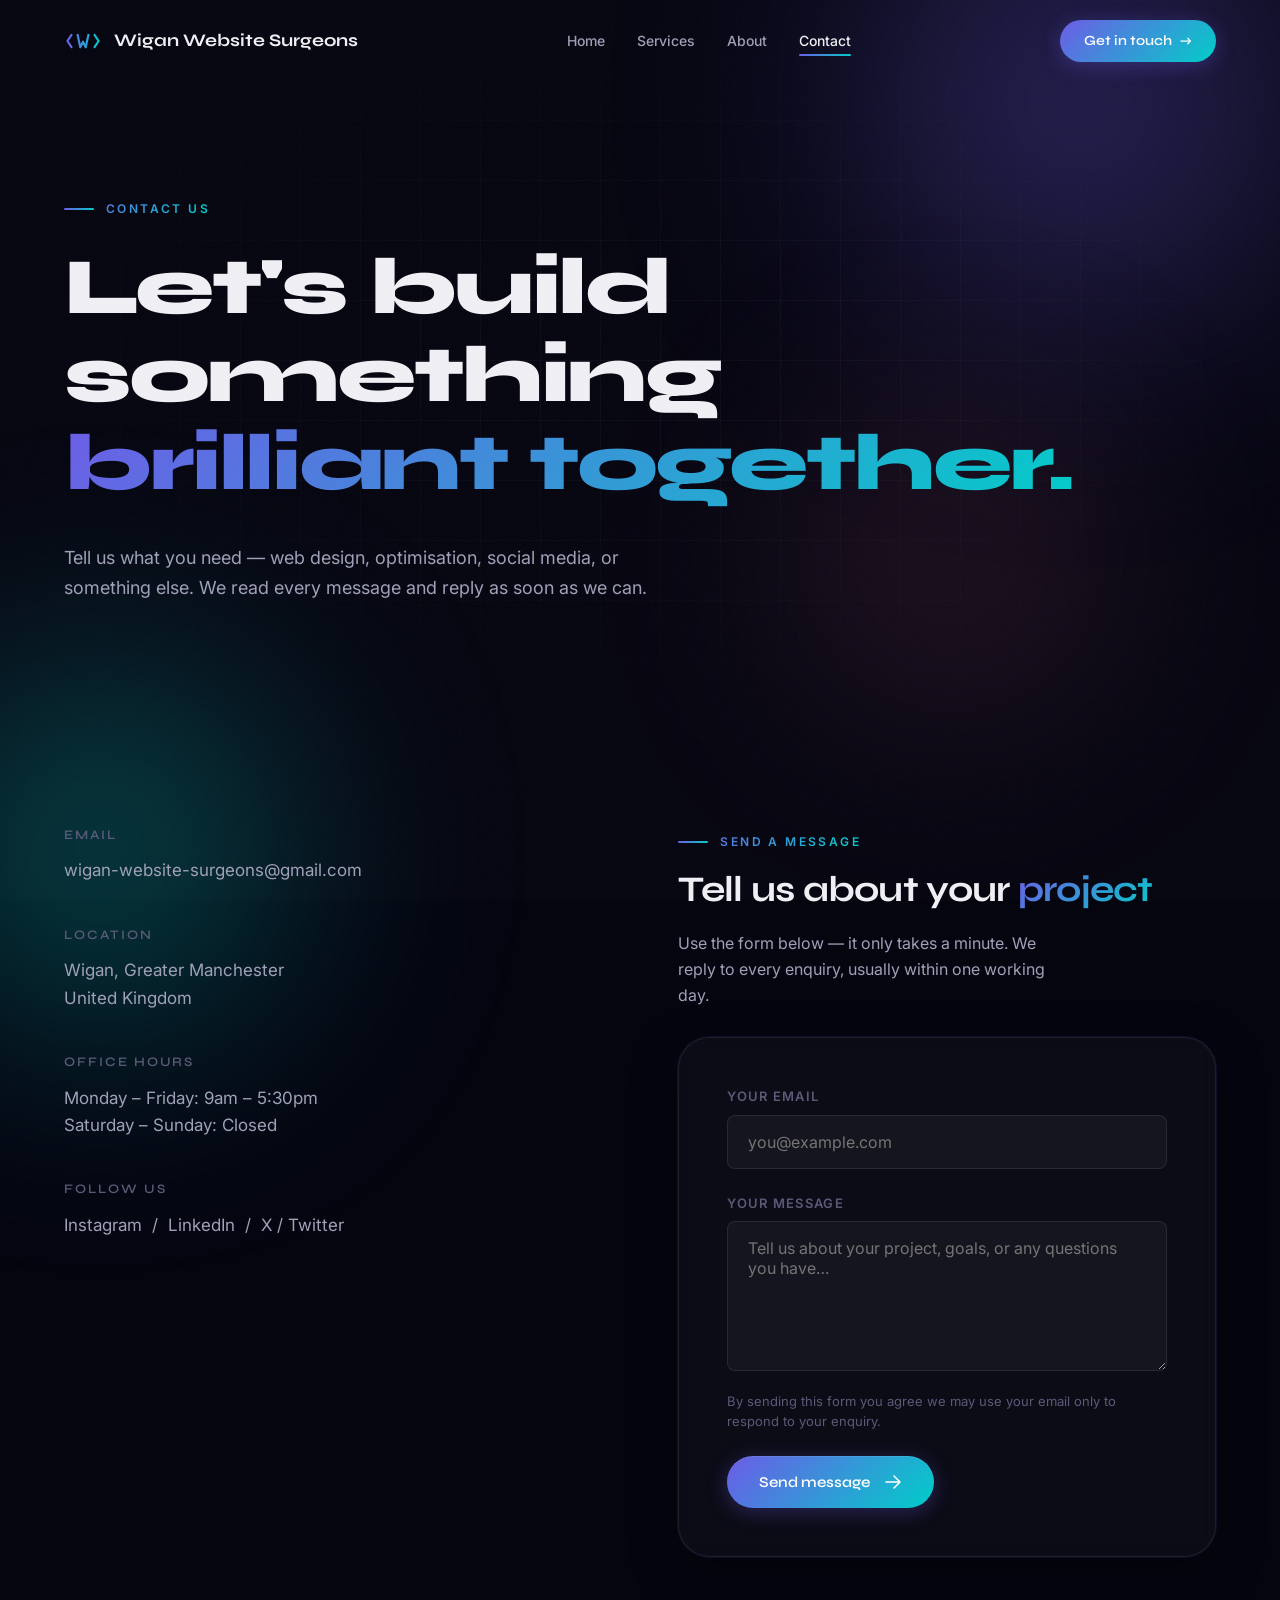
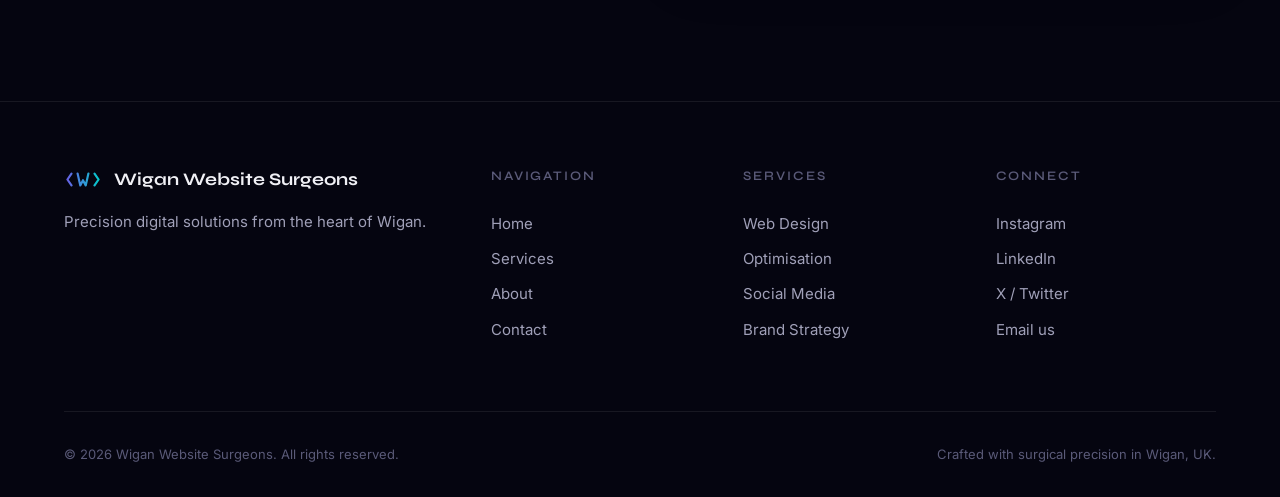
<file: contact.html>
<!DOCTYPE html>
<html lang="en">
<head>
  <meta charset="UTF-8">
  <meta name="viewport" content="width=device-width, initial-scale=1.0">
  <title>Contact — Wigan Website Surgeons</title>
  <meta name="description" content="Get in touch with Wigan Website Surgeons. Send us a message — we reply to every enquiry.">
  <link rel="icon" href="favicon.ico" sizes="48x48">
  <link rel="icon" href="favicon.svg" type="image/svg+xml">
  <link rel="icon" href="favicon-96x96.png" type="image/png" sizes="96x96">
  <link rel="icon" href="favicon-48x48.png" type="image/png" sizes="48x48">
  <link rel="icon" href="favicon-32x32.png" type="image/png" sizes="32x32">
  <link rel="icon" href="favicon-16x16.png" type="image/png" sizes="16x16">
  <link rel="apple-touch-icon" href="apple-touch-icon.png" sizes="180x180">
  <link rel="preconnect" href="https://fonts.googleapis.com">
  <link rel="preconnect" href="https://fonts.gstatic.com" crossorigin>
  <link href="https://fonts.googleapis.com/css2?family=Inter:wght@300;400;500;600;700;800&family=Syne:wght@400;500;600;700;800&display=swap" rel="stylesheet">
  <link rel="stylesheet" href="css/style.css">
</head>
<body>

  <div class="noise-overlay"></div>

  <div class="contact-page-bg hero-bg">
    <div class="hero-gradient-orb orb-1"></div>
    <div class="hero-gradient-orb orb-2"></div>
    <div class="hero-gradient-orb orb-3"></div>
    <div class="hero-grid-pattern"></div>
  </div>

  <!-- Navigation -->
  <header class="header" id="header">
    <nav class="nav">
      <a href="index.html" class="nav-logo">
        <img class="logo-mark" src="assets/logo-mark.svg" alt="" width="38" height="22">
        <span class="logo-text">Wigan Website Surgeons</span>
      </a>
      <div class="nav-links-desktop">
        <a href="index.html" class="nav-link">Home</a>
        <a href="services.html" class="nav-link">Services</a>
        <a href="about.html" class="nav-link">About</a>
        <a href="contact.html" class="nav-link active">Contact</a>
      </div>
      <div class="nav-actions">
        <a href="contact.html" class="nav-cta">
          <span>Get in touch</span>
          <span class="nav-cta-icon">→</span>
        </a>
        <button class="menu-toggle" id="menuToggle" aria-label="Toggle menu">
          <span class="menu-line"></span>
          <span class="menu-line"></span>
          <span class="menu-line"></span>
        </button>
      </div>
    </nav>
  </header>

  <!-- Menu Overlay -->
  <div class="menu-overlay" id="menuOverlay">
    <div class="menu-bg-shapes">
      <div class="menu-orb menu-orb-1"></div>
      <div class="menu-orb menu-orb-2"></div>
    </div>
    <div class="menu-content">
      <div class="menu-links">
        <a href="index.html" class="menu-link"><span class="menu-link-text" data-index="01">Home</span><span class="menu-link-arrow">→</span></a>
        <a href="services.html" class="menu-link"><span class="menu-link-text" data-index="02">Services</span><span class="menu-link-arrow">→</span></a>
        <a href="about.html" class="menu-link"><span class="menu-link-text" data-index="03">About</span><span class="menu-link-arrow">→</span></a>
        <a href="contact.html" class="menu-link active"><span class="menu-link-text" data-index="04">Contact</span><span class="menu-link-arrow">→</span></a>
      </div>
      <div class="menu-footer">
        <div class="menu-footer-col">
          <p class="menu-footer-label">Email</p>
          <a href="mailto:wigan-website-surgeons@gmail.com">wigan-website-surgeons@gmail.com</a>
        </div>
        <div class="menu-footer-col">
          <p class="menu-footer-label">Social</p>
          <div class="menu-social-links">
            <a href="https://www.instagram.com/wigan_website_surgeons?igsh=MWdxcWU4OW9xZ2R1bw==" target="_blank" rel="noopener noreferrer">Instagram</a>
            <a href="#">LinkedIn</a>
            <a href="https://x.com/wws_wigan?s=21" target="_blank" rel="noopener noreferrer">X / Twitter</a>
          </div>
        </div>
      </div>
    </div>
  </div>

  <!-- Page Header -->
  <div class="page-header">
    <span class="section-label"><span class="label-line"></span>Contact us</span>
    <h1 class="page-title">Let's build something<br><span class="gradient-text">brilliant together.</span></h1>
    <p class="page-subtitle">Tell us what you need — web design, optimisation, social media, or something else. We read every message and reply as soon as we can.</p>
  </div>

  <!-- Contact Section -->
  <section class="section">
    <div class="container">
      <div class="contact-grid">
        <div class="contact-info">
          <div class="contact-info-block">
            <h3>Email</h3>
            <a href="mailto:wigan-website-surgeons@gmail.com">wigan-website-surgeons@gmail.com</a>
          </div>
          <div class="contact-info-block">
            <h3>Location</h3>
            <p>Wigan, Greater Manchester<br>United Kingdom</p>
          </div>
          <div class="contact-info-block">
            <h3>Office hours</h3>
            <p>Monday – Friday: 9am – 5:30pm<br>Saturday – Sunday: Closed</p>
          </div>
          <div class="contact-info-block">
            <h3>Follow us</h3>
            <p>
              <a href="https://www.instagram.com/wigan_website_surgeons?igsh=MWdxcWU4OW9xZ2R1bw==" target="_blank" rel="noopener noreferrer">Instagram</a> &nbsp;/&nbsp;
              <a href="#">LinkedIn</a> &nbsp;/&nbsp;
              <a href="https://x.com/wws_wigan?s=21" target="_blank" rel="noopener noreferrer">X / Twitter</a>
            </p>
          </div>
        </div>

        <div class="contact-form-column">
          <header class="contact-form-header">
            <span class="section-label"><span class="label-line"></span>Send a message</span>
            <h2 class="contact-form-title">Tell us about your <span class="gradient-text">project</span></h2>
            <p class="contact-form-lead">Use the form below — it only takes a minute. We reply to every enquiry, usually within one working day.</p>
          </header>

          <div class="contact-thanks" id="contactThanks" role="status">
            <span style="font-size:1.25rem;line-height:1">✓</span>
            <div>
              <strong>Thank you — your message is on its way.</strong><br>
              We have received your enquiry and will get back to you shortly.
            </div>
          </div>

          <!--
            Form delivery: Web3Forms (https://web3forms.com) — free tier, no backend.
            1) Open web3forms.com → create an access key (verify the same Gmail you want mail at).
            2) Paste the key into access_key below (it is safe to appear in public HTML).
            FormSubmit was removed after repeated origin errors at formsubmit.co.
          -->
          <form
            class="contact-form"
            id="contactForm"
            action="https://api.web3forms.com/submit"
            method="POST"
          >
            <input type="hidden" name="access_key" value="3e85362e-25f2-4b6a-80b5-2e1732c1b893">
            <input type="hidden" name="subject" value="New enquiry — Wigan Website Surgeons website">
            <input type="checkbox" name="botcheck" class="hidden" style="display: none" tabindex="-1" autocomplete="off" aria-hidden="true">

            <div class="form-group">
              <label for="email">Your email</label>
              <input type="email" id="email" name="email" required autocomplete="email" placeholder="you@example.com">
            </div>
            <div class="form-group">
              <label for="message">Your message</label>
              <textarea id="message" name="message" required placeholder="Tell us about your project, goals, or any questions you have…"></textarea>
            </div>

            <p class="contact-form-note">By sending this form you agree we may use your email only to respond to your enquiry.</p>

            <button type="submit" class="btn btn-primary btn-submit">
              <span>Send message</span>
              <svg width="20" height="20" viewBox="0 0 20 20" fill="none" aria-hidden="true"><path d="M4 10h12M12 4l6 6-6 6" stroke="currentColor" stroke-width="1.5" stroke-linecap="round" stroke-linejoin="round"/></svg>
            </button>
          </form>
        </div>
      </div>
    </div>
  </section>

  <!-- Footer -->
  <footer class="footer">
    <div class="container">
      <div class="footer-top">
        <div class="footer-brand">
          <a href="index.html" class="footer-logo"><img class="logo-mark" src="assets/logo-mark.svg" alt="" width="38" height="22"><span>Wigan Website Surgeons</span></a>
          <p class="footer-tagline">Precision digital solutions from the heart of Wigan.</p>
        </div>
        <div class="footer-links-grid">
          <div class="footer-col"><h4>Navigation</h4><a href="index.html">Home</a><a href="services.html">Services</a><a href="about.html">About</a><a href="contact.html">Contact</a></div>
          <div class="footer-col"><h4>Services</h4><a href="services.html">Web Design</a><a href="services.html">Optimisation</a><a href="services.html">Social Media</a><a href="services.html">Brand Strategy</a></div>
          <div class="footer-col"><h4>Connect</h4><a href="https://www.instagram.com/wigan_website_surgeons?igsh=MWdxcWU4OW9xZ2R1bw==" target="_blank" rel="noopener noreferrer">Instagram</a><a href="#">LinkedIn</a><a href="https://x.com/wws_wigan?s=21" target="_blank" rel="noopener noreferrer">X / Twitter</a><a href="mailto:wigan-website-surgeons@gmail.com">Email us</a></div>
        </div>
      </div>
      <div class="footer-bottom">
        <p>&copy; 2026 Wigan Website Surgeons. All rights reserved.</p>
        <p>Crafted with surgical precision in Wigan, UK.</p>
      </div>
    </div>
  </footer>

  <script src="js/main.js"></script>
  <script>
    (function () {
      if (new URLSearchParams(window.location.search).get('thanks') === '1') {
        var el = document.getElementById('contactThanks');
        if (el) el.classList.add('visible');
        try { window.history.replaceState({}, '', 'contact.html'); } catch (e) {}
      }
    })();
  </script>
</body>
</html>
</file>
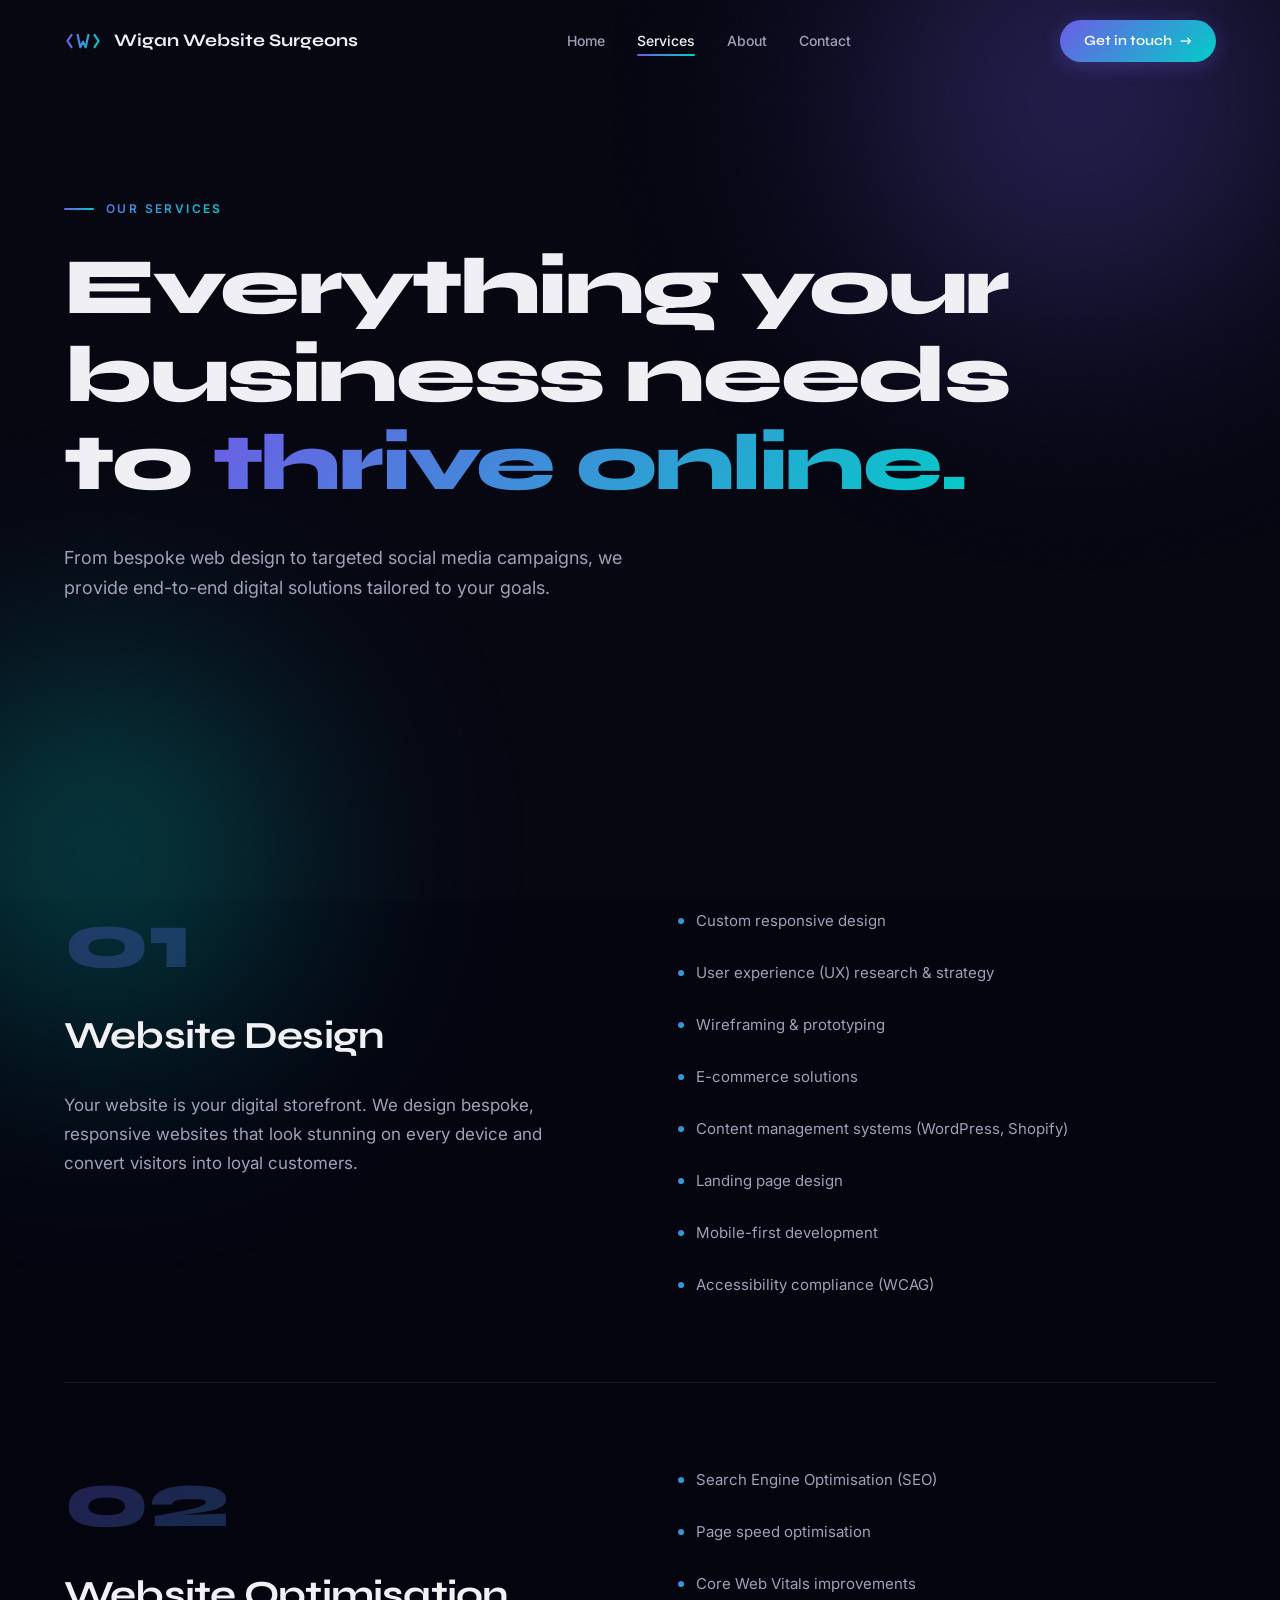
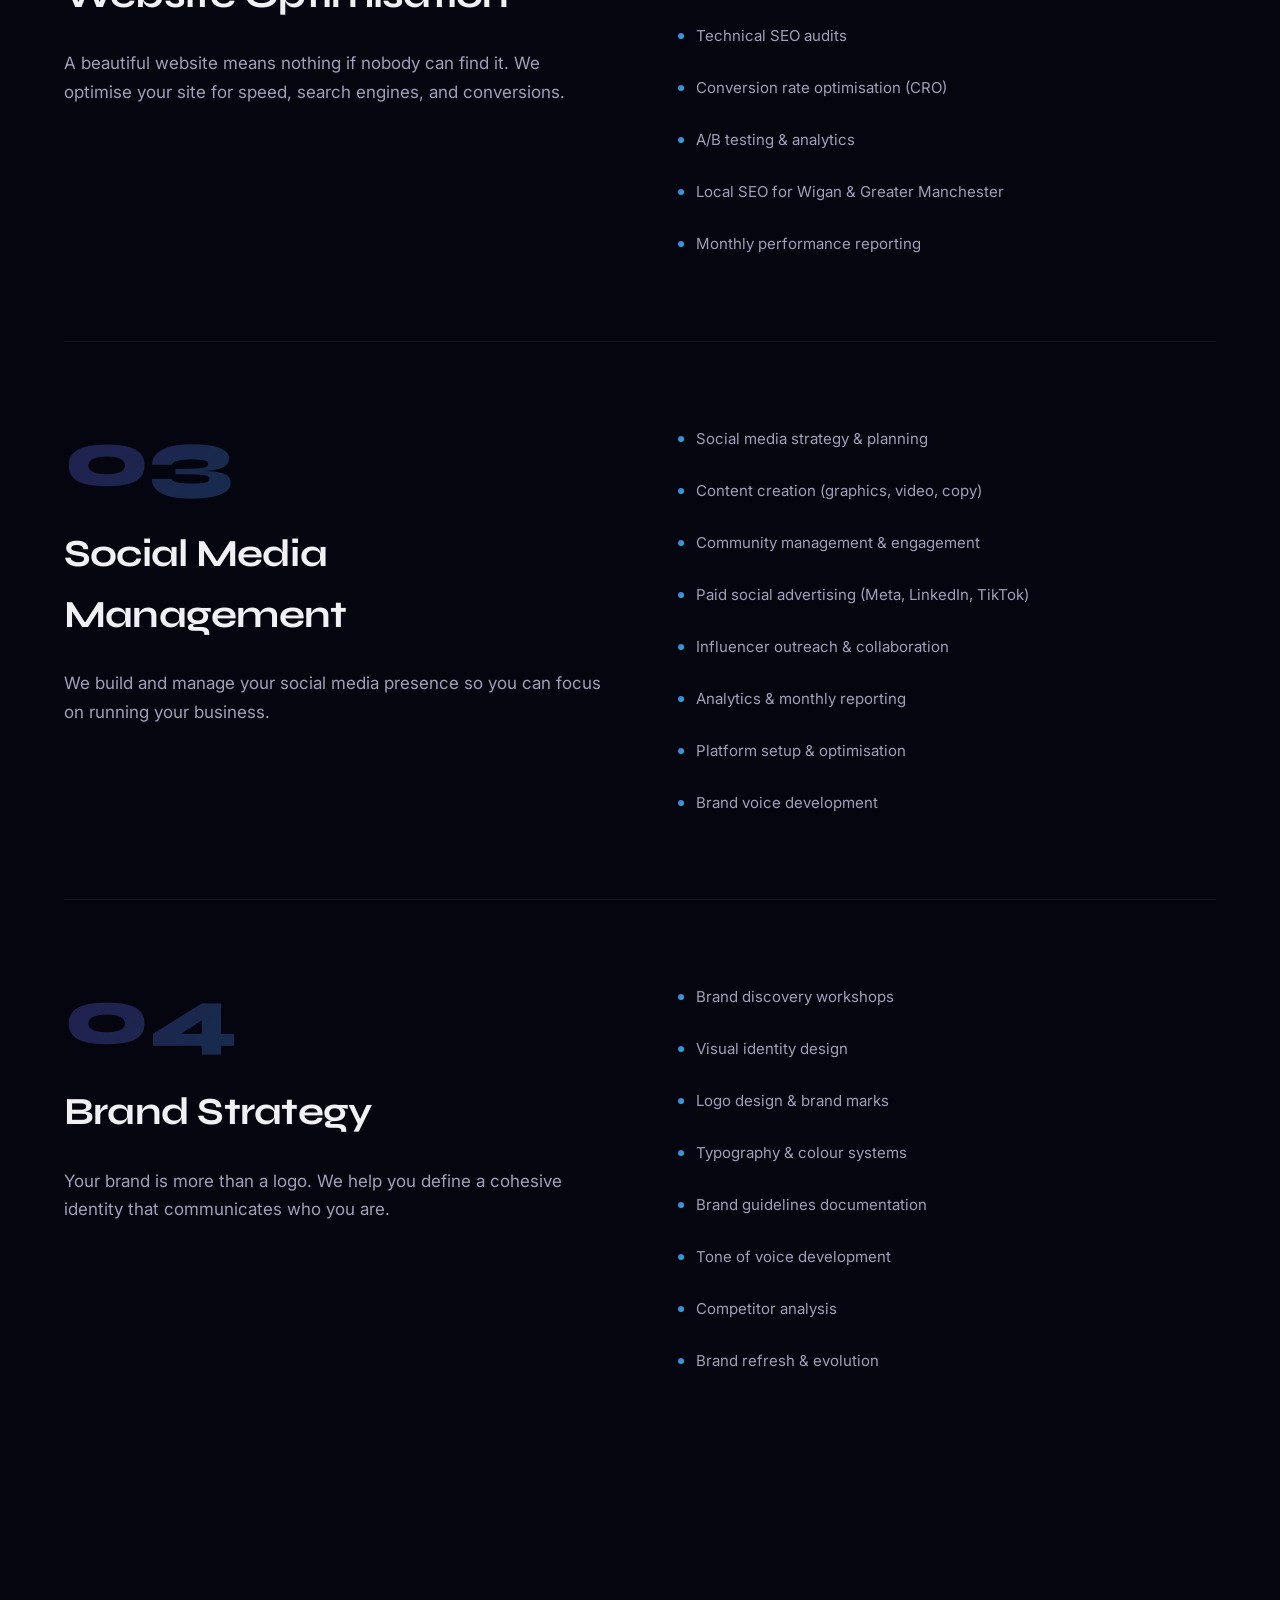
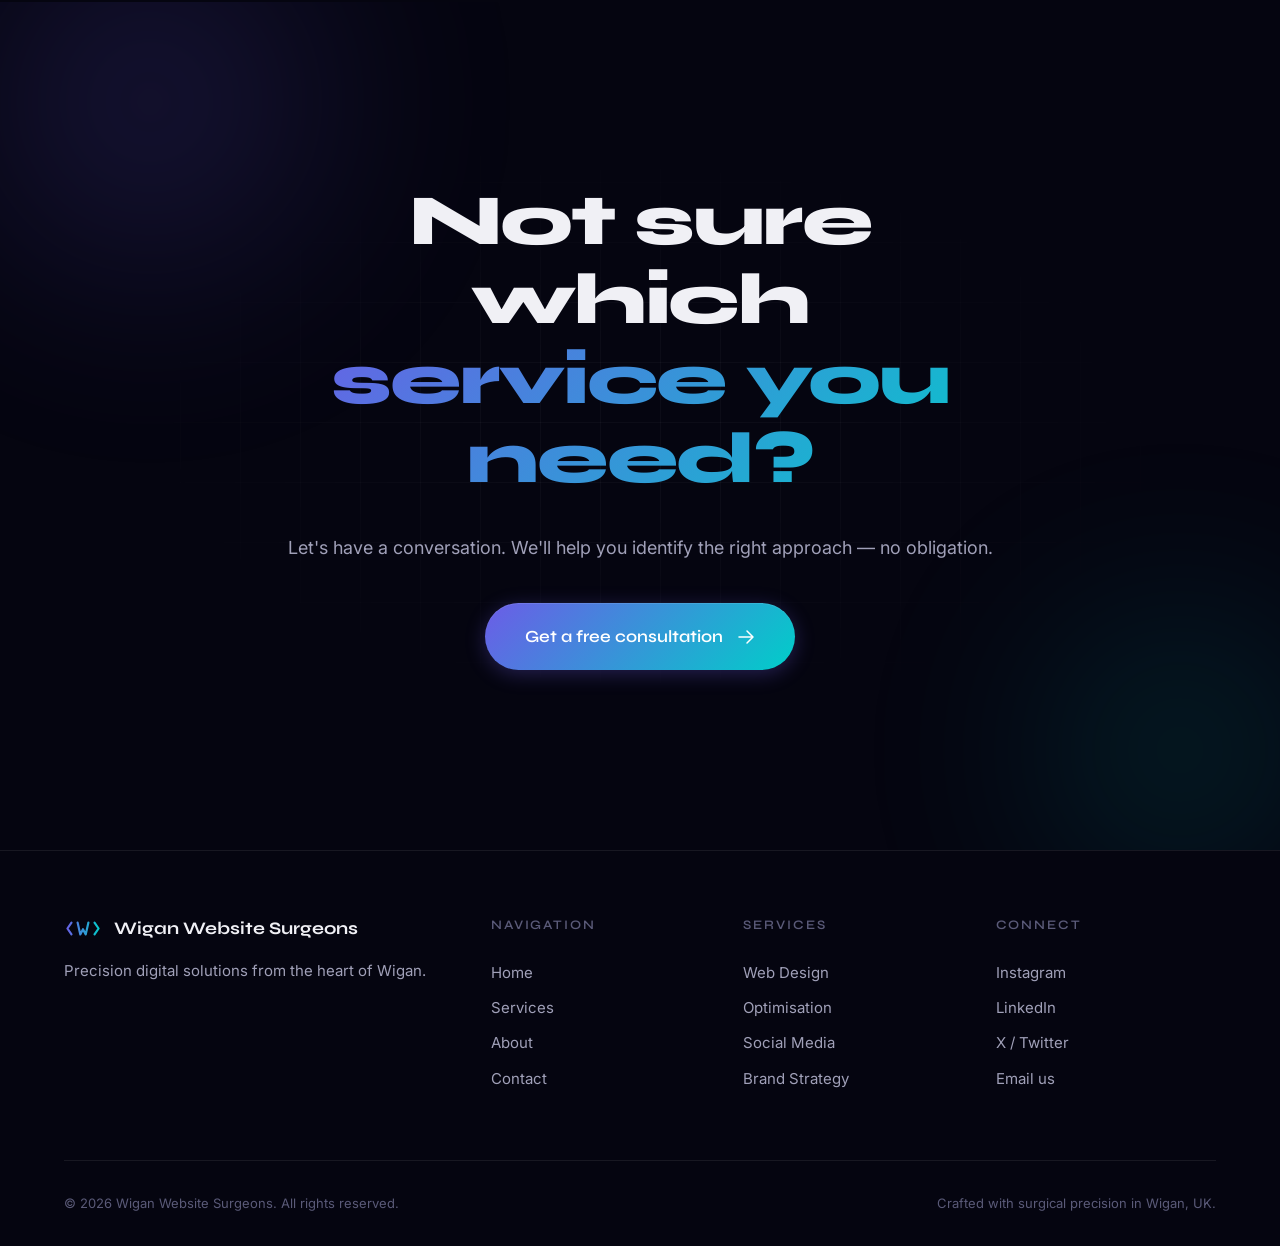
<file: services.html>
<!DOCTYPE html>
<html lang="en">
<head>
  <meta charset="UTF-8">
  <meta name="viewport" content="width=device-width, initial-scale=1.0">
  <title>Services — Wigan Website Surgeons</title>
  <meta name="description" content="Our services: website design, website optimisation, social media management and brand strategy.">
  <link rel="icon" href="favicon.ico" sizes="48x48">
  <link rel="icon" href="favicon.svg" type="image/svg+xml">
  <link rel="icon" href="favicon-96x96.png" type="image/png" sizes="96x96">
  <link rel="icon" href="favicon-48x48.png" type="image/png" sizes="48x48">
  <link rel="icon" href="favicon-32x32.png" type="image/png" sizes="32x32">
  <link rel="icon" href="favicon-16x16.png" type="image/png" sizes="16x16">
  <link rel="apple-touch-icon" href="apple-touch-icon.png" sizes="180x180">
  <link rel="preconnect" href="https://fonts.googleapis.com">
  <link rel="preconnect" href="https://fonts.gstatic.com" crossorigin>
  <link href="https://fonts.googleapis.com/css2?family=Inter:wght@300;400;500;600;700;800&family=Syne:wght@400;500;600;700;800&display=swap" rel="stylesheet">
  <link rel="stylesheet" href="css/style.css">
</head>
<body>
  <div class="noise-overlay"></div>

  <!-- Background orbs -->
  <div class="hero-bg">
    <div class="hero-gradient-orb orb-1"></div>
    <div class="hero-gradient-orb orb-2"></div>
  </div>

  <!-- Navigation -->
  <header class="header" id="header">
    <nav class="nav">
      <a href="index.html" class="nav-logo">
        <img class="logo-mark" src="assets/logo-mark.svg" alt="" width="38" height="22">
        <span class="logo-text">Wigan Website Surgeons</span>
      </a>
      <div class="nav-links-desktop">
        <a href="index.html" class="nav-link">Home</a>
        <a href="services.html" class="nav-link active">Services</a>
        <a href="about.html" class="nav-link">About</a>
        <a href="contact.html" class="nav-link">Contact</a>
      </div>
      <div class="nav-actions">
        <a href="contact.html" class="nav-cta">
          <span>Get in touch</span>
          <span class="nav-cta-icon">→</span>
        </a>
        <button class="menu-toggle" id="menuToggle" aria-label="Toggle menu">
          <span class="menu-line"></span>
          <span class="menu-line"></span>
          <span class="menu-line"></span>
        </button>
      </div>
    </nav>
  </header>

  <!-- Menu Overlay -->
  <div class="menu-overlay" id="menuOverlay">
    <div class="menu-bg-shapes">
      <div class="menu-orb menu-orb-1"></div>
      <div class="menu-orb menu-orb-2"></div>
    </div>
    <div class="menu-content">
      <div class="menu-links">
        <a href="index.html" class="menu-link"><span class="menu-link-text" data-index="01">Home</span><span class="menu-link-arrow">→</span></a>
        <a href="services.html" class="menu-link active"><span class="menu-link-text" data-index="02">Services</span><span class="menu-link-arrow">→</span></a>
        <a href="about.html" class="menu-link"><span class="menu-link-text" data-index="03">About</span><span class="menu-link-arrow">→</span></a>
        <a href="contact.html" class="menu-link"><span class="menu-link-text" data-index="04">Contact</span><span class="menu-link-arrow">→</span></a>
      </div>
      <div class="menu-footer">
        <div class="menu-footer-col">
          <p class="menu-footer-label">Email</p>
          <a href="mailto:hello@wiganwebsitesurgeons.co.uk">hello@wiganwebsitesurgeons.co.uk</a>
        </div>
        <div class="menu-footer-col">
          <p class="menu-footer-label">Social</p>
          <div class="menu-social-links"><a href="https://www.instagram.com/wigan_website_surgeons?igsh=MWdxcWU4OW9xZ2R1bw==" target="_blank" rel="noopener noreferrer">Instagram</a><a href="#">LinkedIn</a><a href="https://x.com/wws_wigan?s=21" target="_blank" rel="noopener noreferrer">X / Twitter</a></div>
        </div>
      </div>
    </div>
  </div>

  <!-- Page Header -->
  <div class="page-header">
    <span class="section-label"><span class="label-line"></span>Our services</span>
    <h1 class="page-title">Everything your business needs<br>to <span class="gradient-text">thrive online.</span></h1>
    <p class="page-subtitle">From bespoke web design to targeted social media campaigns, we provide end-to-end digital solutions tailored to your goals.</p>
  </div>

  <!-- Services -->
  <section class="section">
    <div class="container">
      <div class="service-detail">
        <div class="service-detail-grid">
          <div>
            <div class="service-detail-number">01</div>
            <h2 class="service-detail-title">Website Design</h2>
            <p class="service-detail-desc">Your website is your digital storefront. We design bespoke, responsive websites that look stunning on every device and convert visitors into loyal customers.</p>
          </div>
          <div>
            <ul class="service-features">
              <li>Custom responsive design</li>
              <li>User experience (UX) research & strategy</li>
              <li>Wireframing & prototyping</li>
              <li>E-commerce solutions</li>
              <li>Content management systems (WordPress, Shopify)</li>
              <li>Landing page design</li>
              <li>Mobile-first development</li>
              <li>Accessibility compliance (WCAG)</li>
            </ul>
          </div>
        </div>
      </div>

      <div class="service-detail">
        <div class="service-detail-grid">
          <div>
            <div class="service-detail-number">02</div>
            <h2 class="service-detail-title">Website Optimisation</h2>
            <p class="service-detail-desc">A beautiful website means nothing if nobody can find it. We optimise your site for speed, search engines, and conversions.</p>
          </div>
          <div>
            <ul class="service-features">
              <li>Search Engine Optimisation (SEO)</li>
              <li>Page speed optimisation</li>
              <li>Core Web Vitals improvements</li>
              <li>Technical SEO audits</li>
              <li>Conversion rate optimisation (CRO)</li>
              <li>A/B testing & analytics</li>
              <li>Local SEO for Wigan & Greater Manchester</li>
              <li>Monthly performance reporting</li>
            </ul>
          </div>
        </div>
      </div>

      <div class="service-detail">
        <div class="service-detail-grid">
          <div>
            <div class="service-detail-number">03</div>
            <h2 class="service-detail-title">Social Media Management</h2>
            <p class="service-detail-desc">We build and manage your social media presence so you can focus on running your business.</p>
          </div>
          <div>
            <ul class="service-features">
              <li>Social media strategy & planning</li>
              <li>Content creation (graphics, video, copy)</li>
              <li>Community management & engagement</li>
              <li>Paid social advertising (Meta, LinkedIn, TikTok)</li>
              <li>Influencer outreach & collaboration</li>
              <li>Analytics & monthly reporting</li>
              <li>Platform setup & optimisation</li>
              <li>Brand voice development</li>
            </ul>
          </div>
        </div>
      </div>

      <div class="service-detail">
        <div class="service-detail-grid">
          <div>
            <div class="service-detail-number">04</div>
            <h2 class="service-detail-title">Brand Strategy</h2>
            <p class="service-detail-desc">Your brand is more than a logo. We help you define a cohesive identity that communicates who you are.</p>
          </div>
          <div>
            <ul class="service-features">
              <li>Brand discovery workshops</li>
              <li>Visual identity design</li>
              <li>Logo design & brand marks</li>
              <li>Typography & colour systems</li>
              <li>Brand guidelines documentation</li>
              <li>Tone of voice development</li>
              <li>Competitor analysis</li>
              <li>Brand refresh & evolution</li>
            </ul>
          </div>
        </div>
      </div>
    </div>
  </section>

  <!-- CTA -->
  <section class="section cta-section">
    <div class="cta-bg">
      <div class="cta-orb cta-orb-1"></div>
      <div class="cta-orb cta-orb-2"></div>
      <div class="cta-grid-pattern"></div>
    </div>
    <div class="container">
      <div class="cta-content">
        <h2 class="cta-title">Not sure which<br><span class="gradient-text">service you need?</span></h2>
        <p class="cta-desc">Let's have a conversation. We'll help you identify the right approach — no obligation.</p>
        <a href="contact.html" class="btn btn-primary btn-large">
          <span>Get a free consultation</span>
          <svg width="20" height="20" viewBox="0 0 20 20" fill="none"><path d="M4 10h12M12 4l6 6-6 6" stroke="currentColor" stroke-width="1.5" stroke-linecap="round" stroke-linejoin="round"/></svg>
        </a>
      </div>
    </div>
  </section>

  <!-- Footer -->
  <footer class="footer">
    <div class="container">
      <div class="footer-top">
        <div class="footer-brand">
          <a href="index.html" class="footer-logo"><img class="logo-mark" src="assets/logo-mark.svg" alt="" width="38" height="22"><span>Wigan Website Surgeons</span></a>
          <p class="footer-tagline">Precision digital solutions from the heart of Wigan.</p>
        </div>
        <div class="footer-links-grid">
          <div class="footer-col"><h4>Navigation</h4><a href="index.html">Home</a><a href="services.html">Services</a><a href="about.html">About</a><a href="contact.html">Contact</a></div>
          <div class="footer-col"><h4>Services</h4><a href="services.html">Web Design</a><a href="services.html">Optimisation</a><a href="services.html">Social Media</a><a href="services.html">Brand Strategy</a></div>
          <div class="footer-col"><h4>Connect</h4><a href="https://www.instagram.com/wigan_website_surgeons?igsh=MWdxcWU4OW9xZ2R1bw==" target="_blank" rel="noopener noreferrer">Instagram</a><a href="#">LinkedIn</a><a href="https://x.com/wws_wigan?s=21" target="_blank" rel="noopener noreferrer">X / Twitter</a><a href="mailto:hello@wiganwebsitesurgeons.co.uk">Email us</a></div>
        </div>
      </div>
      <div class="footer-bottom">
        <p>&copy; 2026 Wigan Website Surgeons. All rights reserved.</p>
        <p>Crafted with surgical precision in Wigan, UK.</p>
      </div>
    </div>
  </footer>

  <script src="js/main.js"></script>
</body>
</html>
</file>
<file: css/style.css>
/* ============================================
   WIGAN WEBSITE SURGEONS — GLOBAL STYLES
   ============================================ */

:root {
  --color-bg: #050510;
  --color-surface: rgba(255, 255, 255, 0.03);
  --color-surface-solid: #0c0c1d;
  --color-surface-hover: rgba(255, 255, 255, 0.06);
  --color-border: rgba(255, 255, 255, 0.08);
  --color-border-hover: rgba(255, 255, 255, 0.15);
  --color-text: #f0f0f5;
  --color-text-secondary: #a0a0b8;
  --color-text-muted: #5a5a78;
  --color-accent-1: #6c5ce7;
  --color-accent-2: #00cec9;
  --color-accent-3: #fd79a8;
  --color-white: #ffffff;

  --gradient-primary: linear-gradient(135deg, #6c5ce7, #00cec9);
  --gradient-warm: linear-gradient(135deg, #6c5ce7, #fd79a8);
  --gradient-full: linear-gradient(135deg, #6c5ce7, #00cec9, #fd79a8);

  --font-primary: 'Syne', -apple-system, BlinkMacSystemFont, sans-serif;
  --font-body: 'Inter', -apple-system, BlinkMacSystemFont, sans-serif;

  --ease-out-expo: cubic-bezier(0.16, 1, 0.3, 1);
  --ease-in-out: cubic-bezier(0.65, 0, 0.35, 1);

  --container-padding: clamp(1.5rem, 5vw, 4rem);
  --radius-sm: 8px;
  --radius-md: 16px;
  --radius-lg: 24px;
  --radius-xl: 32px;
}

/* Reset */
*, *::before, *::after {
  margin: 0;
  padding: 0;
  box-sizing: border-box;
}

html {
  font-size: 16px;
  scroll-behavior: smooth;
  -webkit-font-smoothing: antialiased;
  -moz-osx-font-smoothing: grayscale;
}

body {
  font-family: var(--font-body);
  background-color: var(--color-bg);
  color: var(--color-text);
  line-height: 1.6;
  overflow-x: hidden;
}

body.menu-open { overflow: hidden; }
body.loading { overflow: hidden; }

a { color: inherit; text-decoration: none; }
img { max-width: 100%; display: block; }
button { border: none; background: none; cursor: pointer; font-family: inherit; color: inherit; }

.container {
  width: 100%;
  max-width: 1400px;
  margin: 0 auto;
  padding: 0 var(--container-padding);
}

/* Gradient text helper */
.gradient-text {
  background: var(--gradient-primary);
  -webkit-background-clip: text;
  -webkit-text-fill-color: transparent;
  background-clip: text;
  padding-bottom: .15em;
  display: inline-block;
}

/* ============================================
   NOISE TEXTURE OVERLAY
   ============================================ */

.noise-overlay {
  position: fixed;
  inset: 0;
  z-index: 9999;
  pointer-events: none;
  opacity: 0.035;
  background-image: url("data:image/svg+xml,%3Csvg viewBox='0 0 256 256' xmlns='http://www.w3.org/2000/svg'%3E%3Cfilter id='noise'%3E%3CfeTurbulence type='fractalNoise' baseFrequency='0.9' numOctaves='4' stitchTiles='stitch'/%3E%3C/filter%3E%3Crect width='100%25' height='100%25' filter='url(%23noise)'/%3E%3C/svg%3E");
  background-repeat: repeat;
  background-size: 256px 256px;
}

/* ============================================
   PRELOADER
   ============================================ */

.preloader {
  position: fixed;
  inset: 0;
  z-index: 10000;
  background: var(--color-bg);
  display: flex;
  align-items: center;
  justify-content: center;
  transition: opacity 0.8s var(--ease-out-expo), visibility 0.8s;
}

.preloader.hidden {
  opacity: 0;
  visibility: hidden;
  pointer-events: none;
}

.preloader-inner {
  display: flex;
  flex-direction: column;
  align-items: center;
  gap: 2rem;
}

.preloader-logo {
  display: flex;
  align-items: center;
  gap: 1rem;
}

.preloader-icon {
  width: 2rem;
  height: 2rem;
  animation: preloaderSpin 3s linear infinite;
}

@keyframes preloaderSpin {
  from { transform: rotate(0deg); }
  to { transform: rotate(360deg); }
}

.preloader-text {
  font-family: var(--font-primary);
  font-size: 2.5rem;
  font-weight: 800;
  letter-spacing: 0.15em;
  background: var(--gradient-primary);
  -webkit-background-clip: text;
  -webkit-text-fill-color: transparent;
  background-clip: text;
}

.preloader-bar {
  width: 200px;
  height: 3px;
  background: var(--color-border);
  border-radius: 10px;
  overflow: hidden;
}

.preloader-bar-fill {
  height: 100%;
  width: 0;
  background: var(--gradient-primary);
  border-radius: 10px;
  animation: preloaderFill 1.5s var(--ease-out-expo) forwards;
}

@keyframes preloaderFill {
  to { width: 100%; }
}

/* ============================================
   HEADER / NAV
   ============================================ */

.header {
  position: fixed;
  top: 0;
  left: 0;
  right: 0;
  z-index: 1000;
  padding: 1.25rem 0;
  transition: all 0.4s var(--ease-out-expo);
}

.header.scrolled {
  background: rgba(5, 5, 16, 0.8);
  backdrop-filter: blur(20px) saturate(180%);
  -webkit-backdrop-filter: blur(20px) saturate(180%);
  padding: 0.75rem 0;
  border-bottom: 1px solid var(--color-border);
}

.nav {
  display: flex;
  align-items: center;
  justify-content: space-between;
  padding: 0 var(--container-padding);
  max-width: 1400px;
  margin: 0 auto;
}

.nav-logo {
  display: flex;
  align-items: center;
  gap: 0.75rem;
  font-family: var(--font-primary);
  font-weight: 700;
  font-size: 1.1rem;
  z-index: 1001;
}

.logo-mark {
  display: block;
  width: auto;
  height: 1.35rem;
  aspect-ratio: 56 / 32;
  flex-shrink: 0;
  object-fit: contain;
  animation: logoFloat 3s ease-in-out infinite;
}

.logo-mark--lg {
  height: 2.25rem;
  width: auto;
  aspect-ratio: 56 / 32;
  animation: none;
}

@keyframes logoFloat {
  0%, 100% { transform: translateY(0); }
  50% { transform: translateY(-3px); }
}

.nav-links-desktop {
  display: flex;
  align-items: center;
  gap: 2rem;
}

.nav-link {
  font-size: 0.875rem;
  color: var(--color-text-secondary);
  transition: color 0.3s;
  position: relative;
  font-weight: 500;
}

.nav-link::after {
  content: '';
  position: absolute;
  bottom: -4px;
  left: 0;
  width: 0;
  height: 2px;
  background: var(--gradient-primary);
  border-radius: 2px;
  transition: width 0.3s var(--ease-out-expo);
}

.nav-link.active {
  color: var(--color-text);
}

.nav-link.active::after {
  width: 100%;
}

@media (hover: hover) and (pointer: fine) {
  .nav-link:hover {
    color: var(--color-text);
  }

  .nav-link:hover::after {
    width: 100%;
  }
}

.nav-actions {
  display: flex;
  align-items: center;
  gap: 1rem;
  z-index: 1001;
}

.nav-cta {
  font-family: var(--font-primary);
  font-size: 0.875rem;
  font-weight: 600;
  padding: 0.6rem 1.5rem;
  border-radius: 100px;
  background: var(--gradient-primary);
  color: var(--color-white);
  display: flex;
  align-items: center;
  gap: 0.5rem;
  transition: all 0.4s var(--ease-out-expo);
  box-shadow: 0 4px 20px rgba(108, 92, 231, 0.3);
}

.nav-cta:hover {
  transform: translateY(-2px);
  box-shadow: 0 8px 30px rgba(108, 92, 231, 0.5);
}

.nav-cta-icon {
  transition: transform 0.3s var(--ease-out-expo);
}

.nav-cta:hover .nav-cta-icon {
  transform: translateX(3px);
}

.menu-toggle {
  width: 44px;
  height: 44px;
  display: none;
  flex-direction: column;
  align-items: center;
  justify-content: center;
  gap: 5px;
  border-radius: var(--radius-sm);
  border: 1px solid var(--color-border);
  background: var(--color-surface);
  backdrop-filter: blur(10px);
  transition: all 0.3s var(--ease-out-expo);
}

.menu-toggle:hover {
  border-color: var(--color-border-hover);
  background: var(--color-surface-hover);
}

.menu-line {
  display: block;
  width: 18px;
  height: 1.5px;
  background: var(--color-text);
  transition: all 0.4s var(--ease-out-expo);
  transform-origin: center;
}

.menu-toggle.active .menu-line:first-child { transform: rotate(45deg) translate(4px, 4px); }
.menu-toggle.active .menu-line:nth-child(2) { opacity: 0; transform: scaleX(0); }
.menu-toggle.active .menu-line:last-child { transform: rotate(-45deg) translate(4px, -4px); }

/* ============================================
   MENU OVERLAY
   ============================================ */

.menu-overlay {
  position: fixed;
  inset: 0;
  z-index: 999;
  background: rgba(5, 5, 16, 0.98);
  backdrop-filter: blur(16px);
  -webkit-backdrop-filter: blur(16px);
  display: flex;
  align-items: center;
  opacity: 0;
  visibility: hidden;
  transition: opacity 0.4s var(--ease-out-expo), visibility 0.4s;
}

.menu-overlay.active {
  opacity: 1;
  visibility: visible;
}

.menu-bg-shapes {
  position: absolute;
  inset: 0;
  overflow: hidden;
  pointer-events: none;
}

.menu-orb {
  position: absolute;
  border-radius: 50%;
  filter: blur(80px);
  opacity: 0.4;
}

.menu-orb-1 {
  width: 400px;
  height: 400px;
  background: var(--color-accent-1);
  top: -100px;
  right: -100px;
}

.menu-orb-2 {
  width: 300px;
  height: 300px;
  background: var(--color-accent-2);
  bottom: -50px;
  left: -50px;
}

.menu-content {
  width: 100%;
  max-width: 1400px;
  margin: 0 auto;
  padding: 0 var(--container-padding);
  display: flex;
  flex-direction: column;
  justify-content: center;
  min-height: 100vh;
  padding-top: 6rem;
  padding-bottom: 3rem;
  position: relative;
  z-index: 1;
}

.menu-links {
  display: flex;
  flex-direction: column;
  gap: 0;
  margin-bottom: 4rem;
}

.menu-link {
  position: relative;
  font-family: var(--font-primary);
  font-size: clamp(2.5rem, 7vw, 5.5rem);
  font-weight: 700;
  line-height: 1.2;
  color: var(--color-text-muted);
  padding: 0.75rem 0 0.75rem 1.25rem;
  display: flex;
  align-items: center;
  justify-content: space-between;
  border-bottom: 1px solid var(--color-border);
  opacity: 0;
  transform: translate3d(0, 40px, 0);
  transition: color 0.2s ease;
  contain: layout style;
  backface-visibility: hidden;
}

.menu-overlay.active .menu-link {
  animation: menuLinkEnter 0.55s var(--ease-out-expo) forwards;
}

.menu-overlay.active .menu-link:nth-child(1) { animation-delay: 0.08s; }
.menu-overlay.active .menu-link:nth-child(2) { animation-delay: 0.12s; }
.menu-overlay.active .menu-link:nth-child(3) { animation-delay: 0.16s; }
.menu-overlay.active .menu-link:nth-child(4) { animation-delay: 0.2s; }

@keyframes menuLinkEnter {
  from {
    opacity: 0;
    transform: translate3d(0, 40px, 0);
  }
  to {
    opacity: 1;
    transform: translate3d(0, 0, 0);
  }
}

.menu-link-text {
  display: flex;
  align-items: baseline;
  gap: 1.5rem;
  transform: translate3d(0, 0, 0);
  transition: transform 0.22s cubic-bezier(0.22, 1, 0.36, 1);
}

.menu-link-text::before {
  content: attr(data-index);
  font-size: 0.875rem;
  font-weight: 400;
  color: var(--color-text-muted);
  font-family: var(--font-body);
}

.menu-link-arrow {
  font-size: 2rem;
  opacity: 0;
  transform: translate3d(-12px, 0, 0);
  transition: opacity 0.18s ease, transform 0.22s cubic-bezier(0.22, 1, 0.36, 1);
}

/* Hover: slide + arrow (other pages only) */
@media (hover: hover) and (pointer: fine) {
  .menu-link:not(.active):hover {
    color: var(--color-text);
  }

  .menu-link:not(.active):hover .menu-link-text {
    transform: translate3d(1rem, 0, 0);
  }

  .menu-link:not(.active):hover .menu-link-arrow {
    opacity: 1;
    transform: translate3d(0, 0, 0);
  }

  .menu-link.active:hover::before {
    box-shadow: 0 0 18px rgba(0, 206, 201, 0.45);
  }
}

/* Current page: accent bar + gradient label — not the same as hover */
.menu-link.active {
  color: var(--color-text);
  border-bottom-color: rgba(108, 92, 231, 0.35);
}

.menu-link.active::before {
  content: '';
  position: absolute;
  left: 0;
  top: 50%;
  width: 4px;
  height: 55%;
  min-height: 2rem;
  max-height: 3.25rem;
  border-radius: 4px;
  background: var(--gradient-primary);
  transform: translateY(-50%);
  transition: box-shadow 0.25s ease;
}

.menu-link.active::after {
  content: 'Current page';
  position: absolute;
  right: 0;
  top: 50%;
  transform: translateY(-50%);
  font-family: var(--font-body);
  font-size: clamp(0.625rem, 1.2vw, 0.75rem);
  font-weight: 600;
  text-transform: uppercase;
  letter-spacing: 0.14em;
  color: var(--color-accent-2);
  opacity: 0.85;
  pointer-events: none;
}

.menu-link.active .menu-link-text {
  background: var(--gradient-primary);
  -webkit-background-clip: text;
  background-clip: text;
  -webkit-text-fill-color: transparent;
}

.menu-link.active .menu-link-text::before {
  -webkit-text-fill-color: var(--color-accent-2);
  color: var(--color-accent-2);
}

.menu-link.active .menu-link-arrow {
  opacity: 0;
  transform: translate3d(-12px, 0, 0);
}

.menu-footer {
  display: flex;
  gap: 4rem;
  padding-top: 2rem;
}

.menu-footer-label {
  font-size: 0.75rem;
  text-transform: uppercase;
  letter-spacing: 0.15em;
  color: var(--color-text-muted);
  margin-bottom: 0.75rem;
}

.menu-footer-col a {
  font-size: 0.9375rem;
  color: var(--color-text-secondary);
  transition: color 0.3s;
}

.menu-footer-col a:hover { color: var(--color-accent-2); }

.menu-social-links {
  display: flex;
  flex-direction: column;
  gap: 0.5rem;
}

/* ============================================
   HERO
   ============================================ */

.hero {
  min-height: 100vh;
  display: flex;
  flex-direction: column;
  justify-content: center;
  position: relative;
  padding: 8rem var(--container-padding) 4rem;
  max-width: 1400px;
  margin: 0 auto;
  overflow: visible;
}

.hero-bg {
  position: fixed;
  inset: 0;
  pointer-events: none;
  z-index: -1;
}

.hero-gradient-orb {
  position: absolute;
  border-radius: 50%;
  filter: blur(120px);
  opacity: 0.5;
  animation: orbFloat 15s ease-in-out infinite;
}

.orb-1 {
  width: 600px;
  height: 600px;
  background: radial-gradient(circle, var(--color-accent-1), transparent 70%);
  top: -200px;
  right: -100px;
  animation-delay: 0s;
}

.orb-2 {
  width: 500px;
  height: 500px;
  background: radial-gradient(circle, var(--color-accent-2), transparent 70%);
  bottom: -200px;
  left: -150px;
  animation-delay: -5s;
}

.orb-3 {
  width: 400px;
  height: 400px;
  background: radial-gradient(circle, var(--color-accent-3), transparent 70%);
  top: 30%;
  left: 50%;
  opacity: 0.25;
  animation-delay: -10s;
}

@keyframes orbFloat {
  0%, 100% { transform: translate(0, 0) scale(1); }
  33% { transform: translate(30px, -30px) scale(1.05); }
  66% { transform: translate(-20px, 20px) scale(0.95); }
}

.hero-grid-pattern {
  position: absolute;
  inset: 0;
  background-image:
    linear-gradient(rgba(255, 255, 255, 0.03) 1px, transparent 1px),
    linear-gradient(90deg, rgba(255, 255, 255, 0.03) 1px, transparent 1px);
  background-size: 60px 60px;
  mask-image: radial-gradient(ellipse 80% 60% at 50% 40%, black 20%, transparent 70%);
  -webkit-mask-image: radial-gradient(ellipse 80% 60% at 50% 40%, black 20%, transparent 70%);
}

.hero-badge {
  display: inline-flex;
  align-items: center;
  gap: 0.75rem;
  font-size: 0.8125rem;
  text-transform: uppercase;
  letter-spacing: 0.15em;
  color: var(--color-text-secondary);
  margin-bottom: 2.5rem;
  font-family: var(--font-body);
  background: var(--color-surface);
  border: 1px solid var(--color-border);
  border-radius: 100px;
  padding: 0.5rem 1.25rem;
  backdrop-filter: blur(10px);
  width: fit-content;
}

.badge-dot {
  width: 8px;
  height: 8px;
  border-radius: 50%;
  background: var(--color-accent-2);
  box-shadow: 0 0 12px var(--color-accent-2);
  animation: dotPulse 2s ease-in-out infinite;
}

@keyframes dotPulse {
  0%, 100% { opacity: 1; transform: scale(1); }
  50% { opacity: 0.5; transform: scale(0.8); }
}

.hero-title {
  font-family: var(--font-primary);
  font-size: clamp(3rem, 8vw, 7rem);
  font-weight: 800;
  line-height: 1.12;
  letter-spacing: -0.03em;
  margin-bottom: 3rem;
  overflow-wrap: break-word;
  word-wrap: break-word;
}

.title-line {
  display: block;
  overflow: hidden;
  padding-bottom: 0.08em;
}

.title-word {
  display: inline-block;
  max-width: 100%;
  padding-bottom: 0.06em;
}

.hero-title em {
  font-style: italic;
  background: var(--gradient-primary);
  -webkit-background-clip: text;
  -webkit-text-fill-color: transparent;
  background-clip: text;
}

.hero-bottom {
  display: flex;
  align-items: flex-end;
  justify-content: space-between;
  gap: 2rem;
  flex-wrap: wrap;
}

.hero-description {
  max-width: 460px;
  color: var(--color-text-secondary);
  font-size: 1.0625rem;
  line-height: 1.7;
}

.hero-actions {
  display: flex;
  gap: 1rem;
  flex-wrap: wrap;
}

.hero-scroll-indicator {
  position: absolute;
  bottom: 2.5rem;
  left: 50%;
  transform: translateX(-50%);
  display: flex;
  flex-direction: column;
  align-items: center;
  gap: 0.75rem;
  font-size: 0.6875rem;
  text-transform: uppercase;
  letter-spacing: 0.2em;
  color: var(--color-text-muted);
}

.scroll-mouse {
  width: 24px;
  height: 38px;
  border: 2px solid var(--color-border-hover);
  border-radius: 12px;
  position: relative;
  display: flex;
  justify-content: center;
}

.scroll-wheel {
  width: 3px;
  height: 8px;
  background: var(--gradient-primary);
  border-radius: 3px;
  margin-top: 6px;
  animation: scrollWheel 2s ease-in-out infinite;
}

@keyframes scrollWheel {
  0% { transform: translateY(0); opacity: 1; }
  50% { transform: translateY(10px); opacity: 0.3; }
  100% { transform: translateY(0); opacity: 1; }
}

/* ============================================
   BUTTONS
   ============================================ */

.btn {
  display: inline-flex;
  align-items: center;
  gap: 0.75rem;
  font-family: var(--font-primary);
  font-size: 0.9375rem;
  font-weight: 600;
  padding: 1rem 2rem;
  border-radius: 100px;
  transition: all 0.4s var(--ease-out-expo);
  white-space: nowrap;
  position: relative;
}

.btn svg { transition: transform 0.3s var(--ease-out-expo); }
.btn:hover svg { transform: translateX(4px); }

.btn-primary {
  background: var(--gradient-primary);
  color: var(--color-white);
  box-shadow: 0 4px 20px rgba(108, 92, 231, 0.3), inset 0 1px 0 rgba(255,255,255,0.1);
}

.btn-primary:hover {
  transform: translateY(-3px);
  box-shadow: 0 12px 40px rgba(108, 92, 231, 0.5), inset 0 1px 0 rgba(255,255,255,0.15);
}

.btn-glass {
  background: var(--color-surface);
  color: var(--color-text);
  border: 1px solid var(--color-border);
  backdrop-filter: blur(10px);
}

.btn-glass:hover {
  background: var(--color-surface-hover);
  border-color: var(--color-border-hover);
  transform: translateY(-2px);
}

.btn-secondary {
  background: transparent;
  color: var(--color-text);
  border: 1px solid var(--color-border);
  position: relative;
  overflow: hidden;
}

.btn-secondary::before {
  content: '';
  position: absolute;
  inset: 0;
  background: var(--gradient-primary);
  opacity: 0;
  transition: opacity 0.4s;
  border-radius: inherit;
}

.btn-secondary:hover {
  border-color: transparent;
  color: var(--color-white);
}

.btn-secondary:hover::before { opacity: 1; }
.btn-secondary span, .btn-secondary svg { position: relative; z-index: 1; }

.btn-large {
  padding: 1.25rem 2.5rem;
  font-size: 1.0625rem;
}

/* ============================================
   MARQUEE
   ============================================ */

.marquee-section {
  padding: 1.25rem 0;
  background: linear-gradient(90deg, transparent, rgba(108, 92, 231, 0.08), rgba(0, 206, 201, 0.08), transparent);
  border-top: 1px solid var(--color-border);
  border-bottom: 1px solid var(--color-border);
  overflow: hidden;
}

.marquee-track {
  display: flex;
  align-items: center;
  gap: 2rem;
  white-space: nowrap;
  animation: marqueeScroll 25s linear infinite;
}

.marquee-item {
  font-family: var(--font-primary);
  font-size: clamp(1rem, 2vw, 1.375rem);
  font-weight: 600;
  text-transform: uppercase;
  letter-spacing: 0.05em;
  color: var(--color-text-secondary);
}

.marquee-separator {
  display: inline-block;
  width: 5px;
  height: 5px;
  border-radius: 50%;
  background: var(--gradient-primary);
  flex-shrink: 0;
}

@keyframes marqueeScroll {
  from { transform: translateX(0); }
  to { transform: translateX(-50%); }
}

/* ============================================
   SECTIONS (GENERAL)
   ============================================ */

.section {
  padding: clamp(5rem, 12vw, 9rem) 0;
  position: relative;
}

.section-header {
  margin-bottom: clamp(3rem, 6vw, 5rem);
}

.section-header-center {
  text-align: center;
}

.section-header-center .section-label {
  justify-content: center;
}

.section-label {
  display: inline-flex;
  align-items: center;
  gap: 0.75rem;
  font-size: 0.75rem;
  text-transform: uppercase;
  letter-spacing: 0.2em;
  margin-bottom: 1.25rem;
  font-family: var(--font-body);
  font-weight: 600;
  background: var(--gradient-primary);
  -webkit-background-clip: text;
  -webkit-text-fill-color: transparent;
  background-clip: text;
}

.label-line {
  width: 30px;
  height: 2px;
  background: var(--gradient-primary);
  border-radius: 2px;
}

.section-title {
  font-family: var(--font-primary);
  font-size: clamp(2rem, 5vw, 3.5rem);
  font-weight: 800;
  line-height: 1.3;
  letter-spacing: -0.02em;
}

/* ============================================
   SERVICES GRID — GLASSMORPHISM CARDS
   ============================================ */

.services-grid {
  display: grid;
  grid-template-columns: repeat(2, 1fr);
  gap: 1.5rem;
}

.service-card {
  position: relative;
  border-radius: var(--radius-lg);
  padding: 2px;
  background: var(--color-border);
  transition: all 0.5s var(--ease-out-expo);
  overflow: hidden;
  display: block;
}

.service-card::before {
  content: '';
  position: absolute;
  inset: 0;
  border-radius: inherit;
  background: conic-gradient(from 180deg, transparent 60%, var(--color-accent-1), var(--color-accent-2), transparent 100%);
  opacity: 0;
  transition: opacity 0.5s;
}

.service-card:hover::before { opacity: 1; }

.service-card-glow {
  position: absolute;
  top: 50%;
  left: 50%;
  transform: translate(-50%, -50%);
  width: 200px;
  height: 200px;
  background: radial-gradient(circle, var(--color-accent-1), transparent 70%);
  filter: blur(60px);
  opacity: 0;
  transition: opacity 0.5s;
  pointer-events: none;
}

.service-card:hover .service-card-glow { opacity: 0.2; }

.service-card-inner {
  position: relative;
  z-index: 1;
  background: var(--color-surface-solid);
  border-radius: calc(var(--radius-lg) - 2px);
  padding: clamp(1.75rem, 3.5vw, 2.5rem);
  display: flex;
  flex-direction: column;
  height: 100%;
  min-height: 280px;
  transition: background 0.4s;
}

.service-card:hover .service-card-inner {
  background: rgba(12, 12, 29, 0.95);
}

.service-icon {
  width: 56px;
  height: 56px;
  border-radius: var(--radius-md);
  background: linear-gradient(135deg, rgba(108, 92, 231, 0.15), rgba(0, 206, 201, 0.15));
  border: 1px solid rgba(108, 92, 231, 0.2);
  display: flex;
  align-items: center;
  justify-content: center;
  margin-bottom: 1.5rem;
  color: var(--color-accent-2);
  transition: all 0.4s var(--ease-out-expo);
}

.service-card:hover .service-icon {
  background: var(--gradient-primary);
  color: var(--color-white);
  border-color: transparent;
  transform: scale(1.05);
  box-shadow: 0 8px 24px rgba(108, 92, 231, 0.3);
}

.service-number {
  font-family: var(--font-body);
  font-size: 0.75rem;
  color: var(--color-text-muted);
  margin-bottom: 0.75rem;
  font-weight: 600;
  letter-spacing: 0.1em;
}

.service-name {
  font-family: var(--font-primary);
  font-size: clamp(1.25rem, 2.5vw, 1.5rem);
  font-weight: 700;
  margin-bottom: 0.75rem;
  letter-spacing: -0.01em;
}

.service-desc {
  color: var(--color-text-secondary);
  font-size: 0.9375rem;
  line-height: 1.65;
  margin-bottom: auto;
}

.service-arrow {
  align-self: flex-end;
  margin-top: 1.5rem;
  color: var(--color-text-muted);
  transition: all 0.4s var(--ease-out-expo);
  width: 40px;
  height: 40px;
  border-radius: 50%;
  border: 1px solid var(--color-border);
  display: flex;
  align-items: center;
  justify-content: center;
}

.service-card:hover .service-arrow {
  background: var(--gradient-primary);
  color: var(--color-white);
  border-color: transparent;
  transform: translate(4px, -4px);
  box-shadow: 0 4px 16px rgba(108, 92, 231, 0.3);
}

/* ============================================
   STATS
   ============================================ */

.stats-section {
  position: relative;
  overflow: hidden;
}

.stats-bg {
  position: absolute;
  inset: 0;
  pointer-events: none;
}

.stats-gradient {
  position: absolute;
  inset: 0;
  background: linear-gradient(180deg, transparent 0%, rgba(108, 92, 231, 0.05) 50%, transparent 100%);
}

.stats-grid {
  display: grid;
  grid-template-columns: repeat(4, 1fr);
  gap: 1.5rem;
}

.stat-item {
  text-align: center;
  padding: 2.5rem 1rem;
  background: var(--color-surface);
  border: 1px solid var(--color-border);
  border-radius: var(--radius-lg);
  backdrop-filter: blur(10px);
  transition: all 0.4s var(--ease-out-expo);
}

.stat-item:hover {
  transform: translateY(-4px);
  border-color: var(--color-border-hover);
  box-shadow: 0 12px 40px rgba(108, 92, 231, 0.1);
}

.stat-number {
  font-family: var(--font-primary);
  font-size: clamp(2.5rem, 5vw, 3.5rem);
  font-weight: 800;
  background: var(--gradient-primary);
  -webkit-background-clip: text;
  -webkit-text-fill-color: transparent;
  background-clip: text;
  line-height: 1;
}

.stat-suffix {
  font-family: var(--font-primary);
  font-size: clamp(1.5rem, 3vw, 2rem);
  font-weight: 800;
  background: var(--gradient-primary);
  -webkit-background-clip: text;
  -webkit-text-fill-color: transparent;
  background-clip: text;
}

.stat-bar {
  width: 40px;
  height: 3px;
  background: var(--gradient-primary);
  border-radius: 3px;
  margin: 1rem auto;
}

.stat-label {
  font-size: 0.875rem;
  color: var(--color-text-secondary);
  line-height: 1.5;
  max-width: 16rem;
  margin-left: auto;
  margin-right: auto;
}

.stats-section-header {
  margin-bottom: clamp(2.5rem, 5vw, 4rem);
}

.stats-intro {
  max-width: 36rem;
  margin: 1rem auto 0;
  font-size: 1.0625rem;
  line-height: 1.65;
  color: var(--color-text-secondary);
}

.stats-footnote {
  margin-top: 2rem;
  text-align: center;
  font-size: 0.75rem;
  color: var(--color-text-muted);
  line-height: 1.5;
}

/* ============================================
   ABOUT PREVIEW
   ============================================ */

.about-grid {
  display: grid;
  grid-template-columns: 1fr 1fr;
  gap: clamp(3rem, 6vw, 6rem);
  align-items: center;
}

.about-visual {
  width: 280px;
  height: 280px;
  position: relative;
  margin-top: 3rem;
}

.about-visual-orb {
  position: absolute;
  inset: 20%;
  border-radius: 50%;
  background: radial-gradient(circle, var(--color-accent-1), var(--color-accent-2));
  filter: blur(40px);
  opacity: 0.4;
  animation: orbFloat 8s ease-in-out infinite;
}

.about-visual-ring {
  position: absolute;
  inset: 0;
  border-radius: 50%;
  border: 1px solid rgba(108, 92, 231, 0.3);
  animation: ringRotate 20s linear infinite;
}

.about-visual-ring::before {
  content: '';
  position: absolute;
  top: -4px;
  left: 50%;
  width: 8px;
  height: 8px;
  border-radius: 50%;
  background: var(--color-accent-2);
  box-shadow: 0 0 16px var(--color-accent-2);
}

.about-visual-ring-2 {
  inset: 15%;
  border-color: rgba(0, 206, 201, 0.2);
  animation-direction: reverse;
  animation-duration: 15s;
}

.about-visual-ring-2::before {
  background: var(--color-accent-3);
  box-shadow: 0 0 16px var(--color-accent-3);
}

@keyframes ringRotate {
  from { transform: rotate(0deg); }
  to { transform: rotate(360deg); }
}

.about-visual-center {
  position: absolute;
  inset: 30%;
  border-radius: 50%;
  background: var(--color-surface-solid);
  border: 1px solid var(--color-border);
  display: flex;
  align-items: center;
  justify-content: center;
}

.about-text-large {
  font-size: clamp(1.125rem, 2vw, 1.375rem);
  line-height: 1.6;
  color: var(--color-text);
  margin-bottom: 1.5rem;
  font-weight: 300;
}

.about-text {
  color: var(--color-text-secondary);
  font-size: 1rem;
  line-height: 1.7;
  margin-bottom: 2.5rem;
}

/* ============================================
   PROCESS
   ============================================ */

.process-steps {
  display: grid;
  grid-template-columns: repeat(4, 1fr);
  gap: 1.5rem;
}

.process-step {
  position: relative;
  background: var(--color-surface);
  border: 1px solid var(--color-border);
  border-radius: var(--radius-lg);
  padding: 2rem 1.75rem;
  text-align: center;
  transition: all 0.4s var(--ease-out-expo);
}

.process-step:hover {
  transform: translateY(-6px);
  border-color: var(--color-border-hover);
  box-shadow: 0 16px 40px rgba(108, 92, 231, 0.1);
}

.step-icon-wrap {
  display: flex;
  flex-direction: column;
  align-items: center;
  gap: 0.75rem;
  margin-bottom: 1.5rem;
}

.step-icon {
  width: 56px;
  height: 56px;
  border-radius: 50%;
  background: linear-gradient(135deg, rgba(108, 92, 231, 0.15), rgba(0, 206, 201, 0.15));
  border: 1px solid rgba(108, 92, 231, 0.2);
  display: flex;
  align-items: center;
  justify-content: center;
  color: var(--color-accent-2);
  transition: all 0.4s var(--ease-out-expo);
}

.process-step:hover .step-icon {
  background: var(--gradient-primary);
  color: var(--color-white);
  border-color: transparent;
  box-shadow: 0 8px 24px rgba(108, 92, 231, 0.3);
}

.step-number {
  font-family: var(--font-body);
  font-size: 0.6875rem;
  font-weight: 700;
  letter-spacing: 0.15em;
  text-transform: uppercase;
  background: var(--gradient-primary);
  -webkit-background-clip: text;
  -webkit-text-fill-color: transparent;
  background-clip: text;
}

.step-content h3 {
  font-family: var(--font-primary);
  font-size: 1.25rem;
  font-weight: 700;
  margin-bottom: 0.75rem;
}

.step-content p {
  color: var(--color-text-secondary);
  font-size: 0.9rem;
  line-height: 1.65;
}

.step-connector {
  display: none;
}

/* ============================================
   TESTIMONIAL
   ============================================ */

.testimonial-section {
  overflow: hidden;
  position: relative;
}

.testimonial-bg {
  position: absolute;
  inset: 0;
  pointer-events: none;
}

.testimonial-orb {
  position: absolute;
  width: 500px;
  height: 500px;
  left: 50%;
  top: 50%;
  transform: translate(-50%, -50%);
  border-radius: 50%;
  background: radial-gradient(circle, var(--color-accent-1), transparent 70%);
  filter: blur(100px);
  opacity: 0.15;
}

.testimonial {
  text-align: center;
  max-width: 800px;
  margin: 0 auto;
  position: relative;
  z-index: 1;
  background: var(--color-surface);
  border: 1px solid var(--color-border);
  border-radius: var(--radius-xl);
  padding: clamp(2.5rem, 5vw, 4rem);
  backdrop-filter: blur(20px);
}

.testimonial-stars {
  font-size: 1.25rem;
  letter-spacing: 0.2em;
  margin-bottom: 2rem;
  background: linear-gradient(135deg, #ffd700, #ffaa00);
  -webkit-background-clip: text;
  -webkit-text-fill-color: transparent;
  background-clip: text;
}

.testimonial-text {
  font-family: var(--font-primary);
  font-size: clamp(1.125rem, 2.5vw, 1.625rem);
  font-weight: 500;
  line-height: 1.6;
  margin-bottom: 2.5rem;
  letter-spacing: -0.01em;
  color: var(--color-text);
}

.testimonial-author {
  display: flex;
  align-items: center;
  justify-content: center;
  gap: 1rem;
}

.author-avatar {
  width: 48px;
  height: 48px;
  border-radius: 50%;
  background: var(--gradient-primary);
  display: flex;
  align-items: center;
  justify-content: center;
  font-family: var(--font-primary);
  font-weight: 700;
  font-size: 0.875rem;
  color: var(--color-white);
}

.author-info {
  display: flex;
  flex-direction: column;
  text-align: left;
}

.author-name {
  font-family: var(--font-primary);
  font-weight: 700;
  font-size: 1rem;
}

.author-role {
  font-size: 0.875rem;
  color: var(--color-text-secondary);
}

/* ============================================
   CTA
   ============================================ */

.cta-section {
  padding: clamp(6rem, 14vw, 12rem) 0;
  overflow: hidden;
  position: relative;
}

.cta-bg {
  position: absolute;
  inset: 0;
  pointer-events: none;
}

.cta-orb {
  position: absolute;
  border-radius: 50%;
  filter: blur(100px);
}

.cta-orb-1 {
  width: 500px;
  height: 500px;
  background: radial-gradient(circle, var(--color-accent-1), transparent 70%);
  top: -150px;
  left: -100px;
  opacity: 0.25;
}

.cta-orb-2 {
  width: 400px;
  height: 400px;
  background: radial-gradient(circle, var(--color-accent-2), transparent 70%);
  bottom: -100px;
  right: -100px;
  opacity: 0.2;
}

.cta-grid-pattern {
  position: absolute;
  inset: 0;
  background-image:
    linear-gradient(rgba(255, 255, 255, 0.03) 1px, transparent 1px),
    linear-gradient(90deg, rgba(255, 255, 255, 0.03) 1px, transparent 1px);
  background-size: 60px 60px;
  mask-image: radial-gradient(ellipse 60% 50% at 50% 50%, black 20%, transparent 70%);
  -webkit-mask-image: radial-gradient(ellipse 60% 50% at 50% 50%, black 20%, transparent 70%);
}

.cta-content {
  text-align: center;
  max-width: 750px;
  margin: 0 auto;
  position: relative;
  z-index: 1;
}

.cta-title {
  font-family: var(--font-primary);
  font-size: clamp(2.5rem, 6vw, 4.5rem);
  font-weight: 800;
  line-height: 1.1;
  letter-spacing: -0.03em;
  margin-bottom: 1.5rem;
}

.cta-desc {
  color: var(--color-text-secondary);
  font-size: 1.125rem;
  margin-bottom: 2.5rem;
  line-height: 1.7;
}

/* ============================================
   FOOTER
   ============================================ */

.footer {
  border-top: 1px solid var(--color-border);
  padding: 4rem 0 2rem;
  position: relative;
}

.footer-top {
  display: grid;
  grid-template-columns: 1fr 2fr;
  gap: 4rem;
  margin-bottom: 4rem;
}

.footer-logo {
  display: flex;
  align-items: center;
  gap: 0.75rem;
  font-family: var(--font-primary);
  font-weight: 700;
  font-size: 1.1rem;
  margin-bottom: 1rem;
}

.footer-tagline {
  color: var(--color-text-secondary);
  font-size: 0.9375rem;
  line-height: 1.6;
}

.footer-links-grid {
  display: grid;
  grid-template-columns: repeat(3, 1fr);
  gap: 2rem;
}

.footer-col h4 {
  font-family: var(--font-primary);
  font-size: 0.8125rem;
  text-transform: uppercase;
  letter-spacing: 0.15em;
  color: var(--color-text-muted);
  margin-bottom: 1.25rem;
  font-weight: 600;
}

.footer-col a {
  display: block;
  font-size: 0.9375rem;
  color: var(--color-text-secondary);
  padding: 0.35rem 0;
  transition: all 0.3s;
}

.footer-col a:hover {
  color: var(--color-text);
  transform: translateX(4px);
}

.footer-bottom {
  display: flex;
  justify-content: space-between;
  align-items: center;
  padding-top: 2rem;
  border-top: 1px solid var(--color-border);
  font-size: 0.8125rem;
  color: var(--color-text-muted);
}

/* ============================================
   SCROLL ANIMATIONS
   ============================================ */

.reveal {
  opacity: 0;
  transform: translateY(40px);
  transition: opacity 0.9s var(--ease-out-expo), transform 0.9s var(--ease-out-expo);
}

.reveal.visible {
  opacity: 1;
  transform: translateY(0);
}

/* ============================================
   PAGE HEADERS (for sub-pages)
   ============================================ */

.page-header {
  padding: clamp(8rem, 16vw, 12rem) var(--container-padding) clamp(3rem, 6vw, 5rem);
  max-width: 1400px;
  margin: 0 auto;
  position: relative;
}

.page-header .section-label { margin-bottom: 1.5rem; }

.page-title {
  font-family: var(--font-primary);
  font-size: clamp(2.5rem, 7vw, 5rem);
  font-weight: 800;
  line-height: 1.1;
  letter-spacing: -0.03em;
  margin-bottom: 1.5rem;
}

.page-subtitle {
  font-size: 1.125rem;
  color: var(--color-text-secondary);
  max-width: 600px;
  line-height: 1.7;
}

/* ============================================
   SERVICES PAGE
   ============================================ */

.service-detail {
  padding: clamp(3rem, 6vw, 5rem) 0;
  border-bottom: 1px solid var(--color-border);
}

.service-detail:last-child { border-bottom: none; }

.service-detail-grid {
  display: grid;
  grid-template-columns: 1fr 1fr;
  gap: clamp(3rem, 6vw, 6rem);
  align-items: start;
}

.service-detail-number {
  font-family: var(--font-primary);
  font-size: 5rem;
  font-weight: 800;
  line-height: 1;
  margin-bottom: 1.5rem;
  background: var(--gradient-primary);
  -webkit-background-clip: text;
  -webkit-text-fill-color: transparent;
  background-clip: text;
  opacity: 0.3;
}

.service-detail-title {
  font-family: var(--font-primary);
  font-size: clamp(1.5rem, 3vw, 2.5rem);
  font-weight: 700;
  letter-spacing: -0.02em;
  margin-bottom: 1.5rem;
}

.service-detail-desc {
  color: var(--color-text-secondary);
  font-size: 1.0625rem;
  line-height: 1.7;
  margin-bottom: 2rem;
}

.service-features {
  list-style: none;
  display: grid;
  gap: 0.75rem;
}

.service-features li {
  display: flex;
  align-items: center;
  gap: 0.75rem;
  font-size: 0.9375rem;
  color: var(--color-text-secondary);
  padding: 0.5rem 0;
}

.service-features li::before {
  content: '';
  width: 6px;
  height: 6px;
  border-radius: 50%;
  flex-shrink: 0;
  background: var(--gradient-primary);
}

/* ============================================
   ABOUT PAGE
   ============================================ */

.values-grid {
  display: grid;
  grid-template-columns: repeat(3, 1fr);
  gap: 1.5rem;
}

.value-card {
  background: var(--color-surface);
  border: 1px solid var(--color-border);
  border-radius: var(--radius-lg);
  padding: clamp(2rem, 4vw, 2.5rem);
  transition: all 0.4s var(--ease-out-expo);
}

.value-card:hover {
  transform: translateY(-4px);
  border-color: var(--color-border-hover);
  box-shadow: 0 16px 40px rgba(108, 92, 231, 0.08);
}

.value-number {
  font-family: var(--font-body);
  font-size: 0.75rem;
  font-weight: 700;
  letter-spacing: 0.15em;
  margin-bottom: 1.25rem;
  background: var(--gradient-primary);
  -webkit-background-clip: text;
  -webkit-text-fill-color: transparent;
  background-clip: text;
}

.value-title {
  font-family: var(--font-primary);
  font-size: 1.375rem;
  font-weight: 700;
  margin-bottom: 0.75rem;
}

.value-desc {
  color: var(--color-text-secondary);
  font-size: 0.9375rem;
  line-height: 1.65;
}

.team-section .section-header { text-align: center; }
.team-section .section-header .section-label { justify-content: center; }

.team-intro {
  font-size: 1.125rem;
  color: var(--color-text-secondary);
  max-width: 600px;
  margin: 0 auto;
  text-align: center;
  line-height: 1.7;
}

/* ============================================
   CONTACT PAGE
   ============================================ */

.contact-grid {
  display: grid;
  grid-template-columns: 1fr 1fr;
  gap: clamp(3rem, 6vw, 6rem);
  align-items: start;
}

.contact-info {
  display: flex;
  flex-direction: column;
  gap: 2.5rem;
}

.contact-info-block h3 {
  font-family: var(--font-primary);
  font-size: 0.8125rem;
  text-transform: uppercase;
  letter-spacing: 0.15em;
  color: var(--color-text-muted);
  margin-bottom: 0.75rem;
  font-weight: 600;
}

.contact-info-block p,
.contact-info-block a {
  font-size: 1.0625rem;
  color: var(--color-text-secondary);
  line-height: 1.6;
  transition: color 0.3s;
}

.contact-info-block a:hover { color: var(--color-accent-2); }

.contact-form-column {
  display: flex;
  flex-direction: column;
  gap: 0;
}

.contact-form-header {
  margin-bottom: 1.75rem;
}

.contact-form-header .section-label {
  margin-bottom: 1rem;
}

.contact-form-title {
  font-family: var(--font-primary);
  font-size: clamp(1.5rem, 3vw, 2.25rem);
  font-weight: 700;
  line-height: 1.25;
  letter-spacing: -0.02em;
  margin-bottom: 0.75rem;
}

.contact-form-lead {
  font-size: 1rem;
  line-height: 1.65;
  color: var(--color-text-secondary);
  max-width: 38ch;
}

.contact-form {
  display: flex;
  flex-direction: column;
  gap: 1.5rem;
  background: var(--color-surface);
  border: 1px solid var(--color-border);
  border-radius: var(--radius-xl);
  padding: clamp(2rem, 4vw, 3rem);
  backdrop-filter: blur(10px);
  box-shadow:
    0 0 0 1px rgba(108, 92, 231, 0.12),
    0 16px 48px rgba(0, 0, 0, 0.35);
}

.form-group {
  display: flex;
  flex-direction: column;
  gap: 0.5rem;
}

.form-group label {
  font-size: 0.8125rem;
  text-transform: uppercase;
  letter-spacing: 0.1em;
  color: var(--color-text-muted);
  font-weight: 600;
}

.form-group input,
.form-group textarea,
.form-group select {
  background: rgba(255, 255, 255, 0.04);
  border: 1px solid var(--color-border);
  border-radius: var(--radius-sm);
  padding: 1rem 1.25rem;
  font-family: var(--font-body);
  font-size: 1rem;
  color: var(--color-text);
  transition: all 0.3s;
  outline: none;
}

.form-group input:focus,
.form-group textarea:focus,
.form-group select:focus {
  border-color: var(--color-accent-1);
  box-shadow: 0 0 0 3px rgba(108, 92, 231, 0.15), 0 0 20px rgba(108, 92, 231, 0.08);
}

.form-group textarea {
  resize: vertical;
  min-height: 150px;
}

.form-group select {
  appearance: none;
  background-image: url("data:image/svg+xml,%3Csvg width='12' height='8' viewBox='0 0 12 8' fill='none' xmlns='http://www.w3.org/2000/svg'%3E%3Cpath d='M1 1.5L6 6.5L11 1.5' stroke='%235a5a78' stroke-width='1.5' stroke-linecap='round' stroke-linejoin='round'/%3E%3C/svg%3E");
  background-repeat: no-repeat;
  background-position: right 1rem center;
  cursor: pointer;
}

.form-row {
  display: grid;
  grid-template-columns: 1fr 1fr;
  gap: 1.5rem;
}

.btn-submit {
  align-self: flex-start;
  border: none;
  cursor: pointer;
}

.contact-page-bg {
  position: fixed;
  inset: 0;
  pointer-events: none;
  z-index: -1;
}

.contact-page-bg .hero-gradient-orb.orb-3 {
  top: 40%;
  right: 10%;
  left: auto;
}

.contact-thanks {
  display: none;
  align-items: flex-start;
  gap: 1rem;
  padding: 1.25rem 1.5rem;
  margin-bottom: 2rem;
  background: rgba(0, 206, 201, 0.08);
  border: 1px solid rgba(0, 206, 201, 0.25);
  border-radius: var(--radius-md);
  color: var(--color-text-secondary);
  font-size: 0.9375rem;
  line-height: 1.6;
}

.contact-thanks.visible {
  display: flex;
}

.contact-thanks strong {
  color: var(--color-text);
  font-family: var(--font-primary);
}

.contact-form-note {
  font-size: 0.8125rem;
  color: var(--color-text-muted);
  line-height: 1.55;
  margin-top: -0.25rem;
}

.contact-form-note a {
  color: var(--color-accent-2);
  text-decoration: underline;
  text-underline-offset: 3px;
}

/* ============================================
   RESPONSIVE
   ============================================ */

@media (max-width: 1024px) {
  .nav-links-desktop { display: none; }
  .menu-toggle { display: flex; }

  .services-grid { grid-template-columns: 1fr; }
  .stats-grid { grid-template-columns: repeat(2, 1fr); }
  .about-grid { grid-template-columns: 1fr; gap: 2.5rem; }
  .about-visual { margin: 0 auto; }
  .footer-top { grid-template-columns: 1fr; gap: 3rem; }
  .service-detail-grid { grid-template-columns: 1fr; gap: 2rem; }
  .contact-grid { grid-template-columns: 1fr; gap: 3rem; }
  .values-grid { grid-template-columns: 1fr 1fr; }
  .process-steps { grid-template-columns: repeat(2, 1fr); }
}

@media (max-width: 768px) {
  .nav-cta { display: none; }

  .hero-bottom {
    flex-direction: column;
    align-items: flex-start;
  }

  .hero-title {
    font-size: clamp(2.1rem, 8.8vw, 4.5rem);
    letter-spacing: -0.02em;
  }

  .title-line {
    overflow: visible;
  }

  .title-word {
    display: block;
  }

  .stats-grid { grid-template-columns: repeat(2, 1fr); gap: 1rem; }
  .footer-links-grid { grid-template-columns: repeat(2, 1fr); }
  .footer-bottom { flex-direction: column; gap: 0.5rem; text-align: center; }
  .menu-footer { flex-direction: column; gap: 2rem; }
  .form-row { grid-template-columns: 1fr; }
  .process-steps { grid-template-columns: 1fr; }
  .values-grid { grid-template-columns: 1fr; }

  .hero-gradient-orb { opacity: 0.3; }
  .orb-1 { width: 350px; height: 350px; }
  .orb-2 { width: 300px; height: 300px; }
}

@media (max-width: 600px) {
  .menu-link.active::after {
    display: none;
  }
}

@media (max-width: 480px) {
  .hero-scroll-indicator { display: none; }
  .menu-link { font-size: 2rem; }
  .hero-actions { flex-direction: column; width: 100%; }
  .hero-actions .btn { width: 100%; justify-content: center; }

  .hero-title {
    font-size: clamp(1.85rem, 9vw, 3rem);
    line-height: 1.15;
  }
}

/* iPhone 13 / similar (~390px) */
@media (max-width: 390px) {
  .hero-title {
    font-size: clamp(1.75rem, 8.2vw, 2.75rem);
  }
}
</file>
